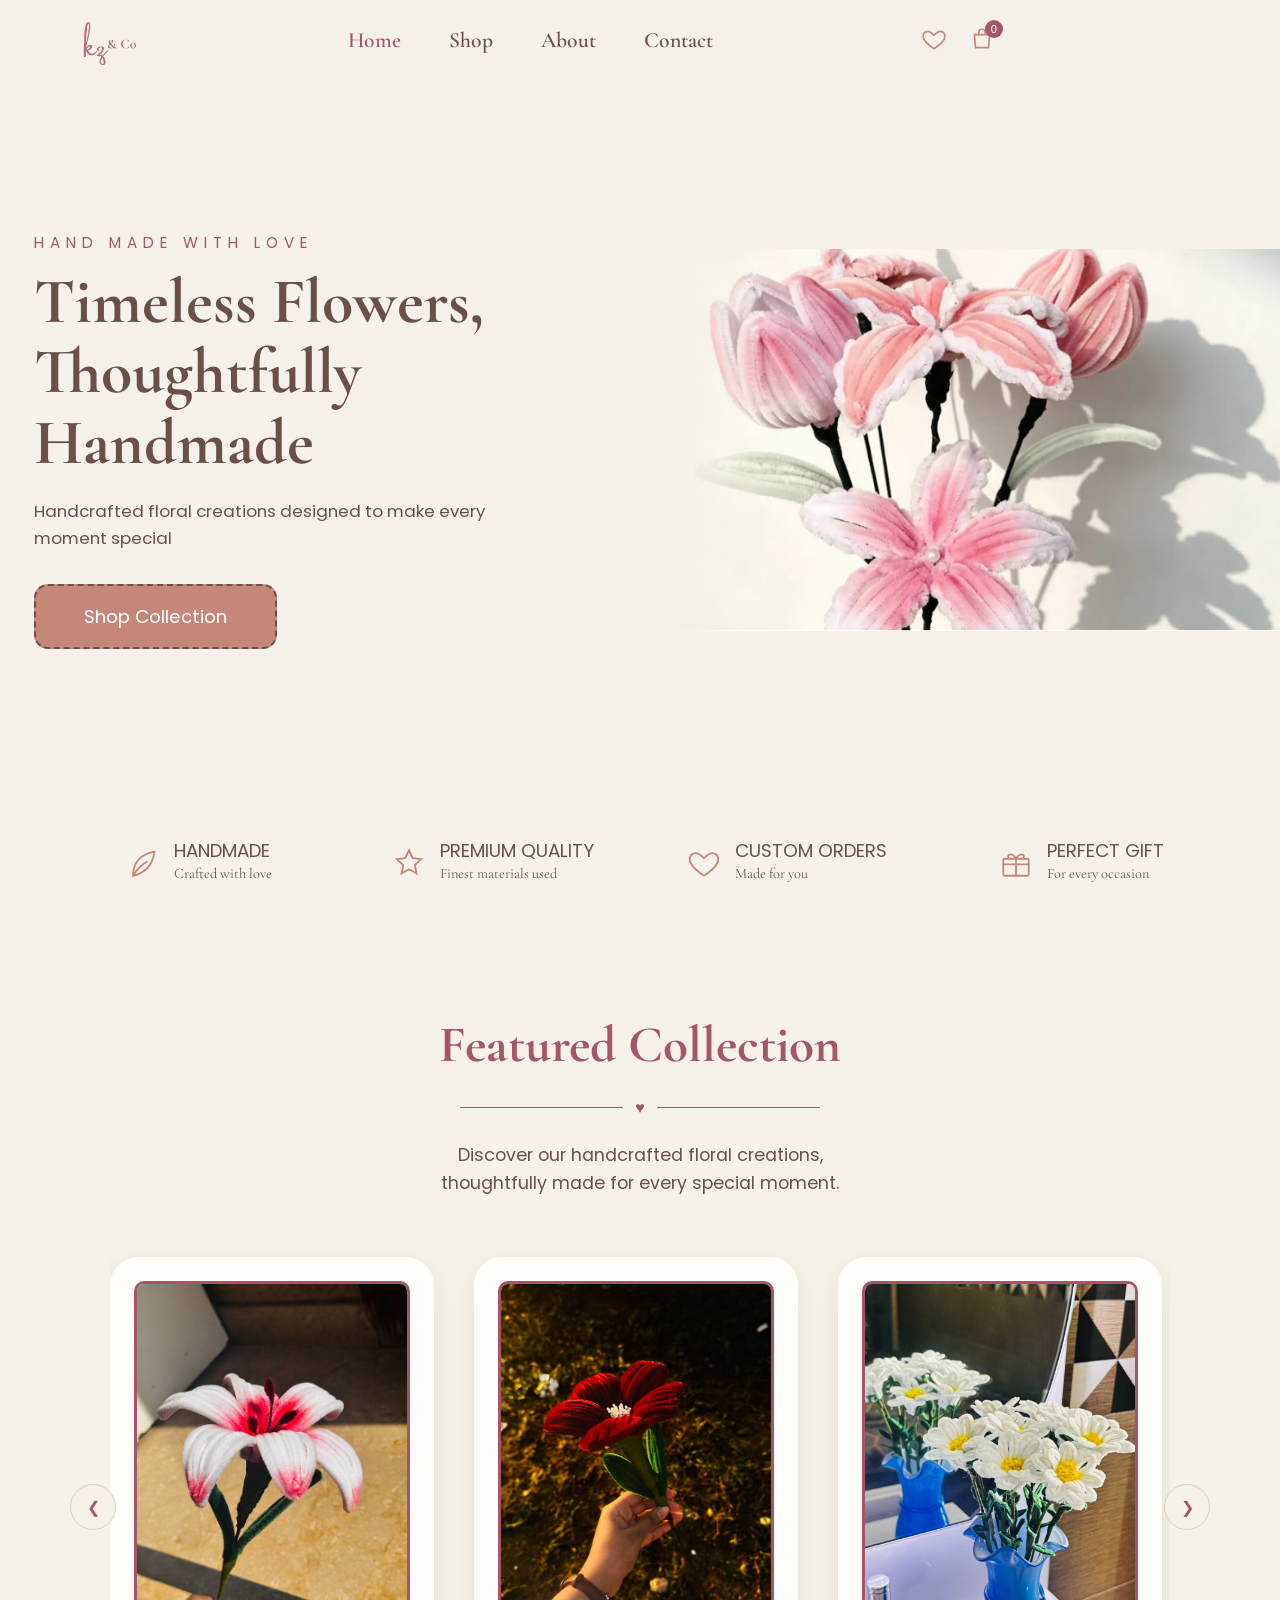
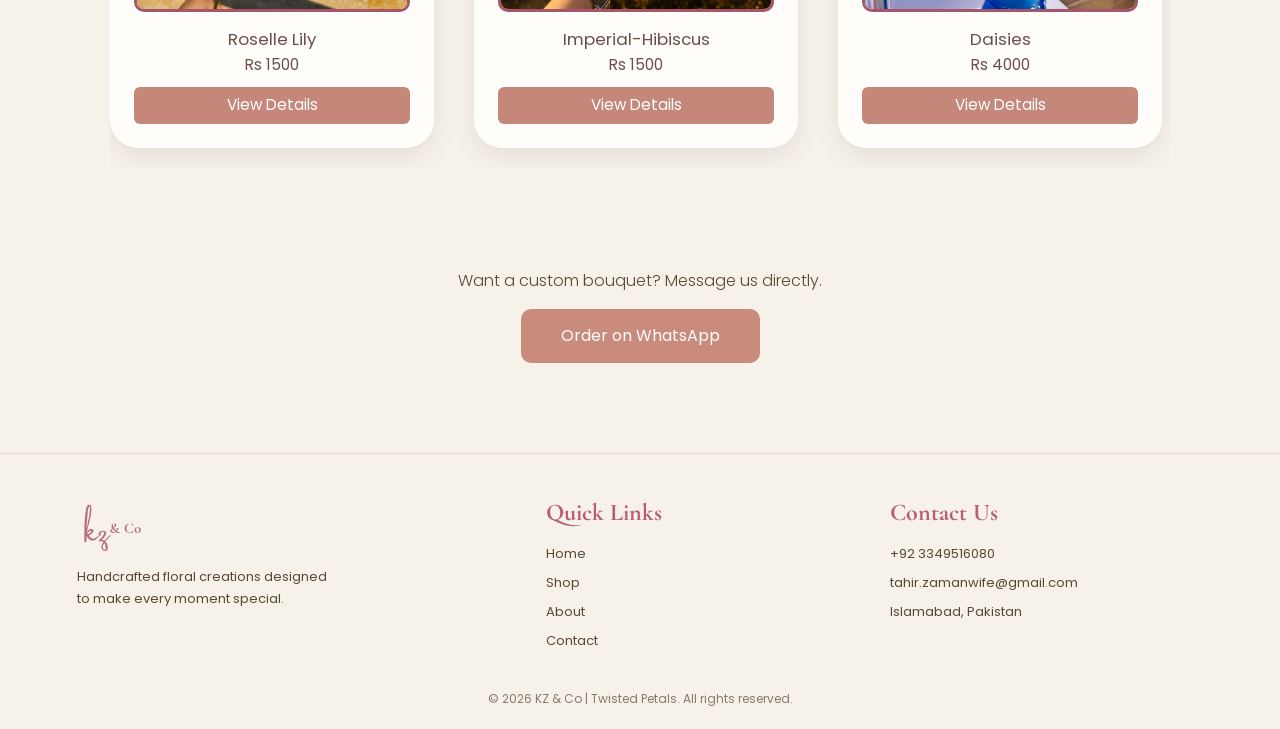
<file: index.html>
<!DOCTYPE html>
<html lang="en">
<head>
  <meta charset="UTF-8">
  <meta name="viewport" content="width=device-width, initial-scale=1.0">
  <title>KZ & Co | Twisted Petals</title>
  <meta name="description" content="Handcrafted floral creations designed to make every moment special.">

  <link rel="preconnect" href="https://fonts.googleapis.com">
  <link rel="preconnect" href="https://fonts.gstatic.com" crossorigin>
  <link href="https://fonts.googleapis.com/css2?family=Cormorant+Garamond:wght@500;600;700&family=Poppins:wght@300;400;500&display=swap" rel="stylesheet">
  <link rel="stylesheet" href="style.css">
</head>
<body>

  <!-- NAVBAR -->
  <header class="navbar">
    <a href="index.html" class="logo">
      <img src="images/logo.jpg" alt="KZ & Co Twisted Petals">
    </a>

    <nav>
      <ul class="nav-links">
        <li><a href="index.html" class="active">Home</a></li>
        <li><a href="shop.html">Shop</a></li>
        <li><a href="about.html">About</a></li>
        <li><a href="contact.html">Contact</a></li>
      </ul>
    </nav>

    <div class="nav-icons">
      <button class="icon-btn" aria-label="Wishlist">
        <svg width="26" height="26" viewBox="0 0 24 24" fill="none" stroke="currentColor" stroke-width="1.5">
          <path d="M12 21s-7-4.6-9.5-9C.9 8.8 2.6 5 6.2 5c2 0 3.3 1.1 5.8 3.6C14.500 6.100 15.800 5 17.800 5c3.600 0 5.300 3.800 3.700 7-2.500 4.400-9.500 9-9.500 9z"/>
        </svg>
      </button>
      <button class="icon-btn" aria-label="Cart">
        <svg width="26" height="26" viewBox="0 0 24 24" fill="none" stroke="currentColor" stroke-width="1.5">
          <path d="M5 8h14l-1 12H6L5 8z"/><path d="M9 8V6a3 3 0 016 0v2"/>
        </svg>
        <span class="cart-count">0</span>
      </button>
    </div>
        <div class="nav-icons">
      
    </div>

    <button class="menu-toggle" id="menuToggle" aria-label="Menu">
      <span></span><span></span><span></span>
    </button>
  </header>
  

  <!-- HERO -->
  <section class="hero">
    <div class="hero-text">
      <p class="tagline">Hand made with love</p>
      <h1>Timeless Flowers,<br>Thoughtfully Handmade</h1>
      <p class="subtext">Handcrafted floral creations designed to make every moment special</p>
      <a href="shop.html" class="btn">Shop Collection</a>
    </div>
    <div id="hero-image">
      <img src="images/hero.jpg" alt="Handmade pink pipe cleaner lilies">
    </div>
  </section>
  <!-- FEATURES STRIP -->
  <section class="features">
    <div class="feature">
      <svg width="34" height="34" viewBox="0 0 24 24" fill="none" stroke="currentColor" stroke-width="1.3">
        <path d="M5 21c0-9 5-15 15-17-1 10-7 15-15 17z"/><path d="M5 21c3-5 6-8 10-10"/>
      </svg>
      <div>
        <h3>Handmade</h3>
        <p>Crafted with love</p>
      </div>
    </div>

    <div class="feature">
      <svg width="34" height="34" viewBox="0 0 24 24" fill="none" stroke="currentColor" stroke-width="1.3">
        <path d="M12 3l2.6 5.6 6 .7-4.5 4.1 1.2 6L12 16.400 6.700 19.400l1.200-6L3.400 9.300l6-.7L12 3z"/>
      </svg>
      <div>
        <h3>Premium Quality</h3>
        <p>Finest materials used</p>
      </div>
    </div>

    <div class="feature">
      <svg width="34" height="34" viewBox="0 0 24 24" fill="none" stroke="currentColor" stroke-width="1.3">
        <path d="M12 21s-7-4.600-9.500-9C.9 8.800 2.600 5 6.200 5c2 0 3.300 1.100 5.800 3.600C14.500 6.100 15.800 5 17.800 5c3.600 0 5.300 3.800 3.700 7-2.500 4.400-9.500 9-9.500 9z"/>
      </svg>
      <div>
        <h3>Custom Orders</h3>
        <p>Made for you</p>
      </div>
    </div>

    <div class="feature">
      <svg width="34" height="34" viewBox="0 0 24 24" fill="none" stroke="currentColor" stroke-width="1.3">
        <rect x="3" y="9" width="18" height="12" rx="1"/><path d="M12 9v12M3 13h18M12 9c-3-5-7-3-5 0M12 9c3-5 7-3 5 0"/>
      </svg>
      <div>
        <h3>Perfect Gift</h3>
        <p>For every occasion</p>
      </div>
    </div>
  </section>

  <!-- FEATURED COLLECTION -->
  <section class="collection">
    <div class="section-title">
      <h2>Featured Collection</h2>
      <div class="divider"><span>♥</span></div>
      <p>Discover our handcrafted floral creations,<br>thoughtfully made for every special moment.</p>
    </div>

    <div class="slider">
      <button class="slider-btn prev" aria-label="Previous">&#10094;</button>

      <div class="slider-track" id="sliderTrack">
        <article class="product-card">
          <div class="product-img">
            <img src="images/product1.jpg" alt="roselle-lily">
          </div>
          <h4>Roselle Lily </h4>
          <p class="price">Rs 1500</p>
          <a href="product.html?id=roselle-lily" class="view-btn">View Details</a>
        </article>

        <article class="product-card">
          <div class="product-img">
            <img src="images/product2.jpg" alt="Imperial-Hibiscus">
          </div>
          <h4>Imperial-Hibiscus</h4>
          <p class="price">Rs 1500</p>
          <a href="product.html?id=Imperial-Hibiscus" class="view-btn">View Details</a>
        </article>

        <article class="product-card">
          <div class="product-img">
            <img src="images/product3.jpg" alt="Daisies">
          </div>
          <h4>Daisies</h4>
          <p class="price">Rs 4000</p>
          <a href="product.html?id=Daisies" class="view-btn">View Details</a>
        </article>
        <article class="product-card">
  <div class="product-img">
    <img src="images/product4.jpg" alt="Product 4">
  </div>
  <h4>Mini Tiger Lily Pot</h4>
  <p class="price">Rs 1845</p>
  <a href="product.html?id=Mini Tiger Lily Pot" class="view-btn">View Details</a>
</article>
<article class="product-card">
  <div class="product-img">
    <img src="images/product5.jpg" alt="Product 5">
  </div>
  <h4>Mini Tulip Pot</h4>
  <p class="price">Rs 1845</p>
  <a href="product.html?id=Mini Tulip Pot" class="view-btn">View Details</a>
</article>
<article class="product-card">
  <div class="product-img">
    <img src="images/product6.jpg" alt="Product 6">
  </div>
  <h4>Mini Daisy Pot</h4>
  <p class="price">Rs 1845</p>
  <a href="product.html?id=Mini Daisy Pot" class="view-btn">View Details</a>
</article>
<article class="product-card">
  <div class="product-img">
    <img src="images/product7.jpg" alt="Product 7">
  </div>
  <h4>The Floral Trinity</h4>
  <p class="price">Rs 5399</p>
  <a href="product.html?id=The Floral Trinity" class="view-btn">View Details</a>
</article>
<article class="product-card">
  <div class="product-img">
    <img src="images/product8.jpg" alt="Product 8">
  </div>
  <h4>Blush & Pearl Hyacinth</h4>
  <p class="price">Rs 3500</p>
  <a href="product.html?id=Blush & Pearl Hyacinth" class="view-btn">View Details</a>
</article>
      </div>

      <button class="slider-btn next" aria-label="Next">&#10095;</button>
    </div>
  </section>

     <!-- ORDER CTA -->
  <section class="order-cta">
    <p>Want a custom bouquet? Message us directly.</p>
    <a class="order-btn"
       href="https://wa.me/923349516080?text=Hi%20KZ%20%26%20Co%2C%20I%20would%20like%20to%20place%20an%20order"
       target="_blank" rel="noopener">Order on WhatsApp</a>
  </section>

  <!-- FOOTER -->
  <footer class="footer">
    <div class="footer-grid">
      <div class="footer-brand">
        <img src="images/logo.jpg" alt="KZ & Co Twisted Petals">
        <p>Handcrafted floral creations designed to make every moment special.</p>
      </div>

      <div class="footer-col">
        <h4>Quick Links</h4>
        <a href="index.html">Home</a>
        <a href="shop.html">Shop</a>
        <a href="about.html">About</a>
        <a href="contact.html">Contact</a>
      </div>

      <div class="footer-col">
        <h4>Contact Us</h4>
        <p>+92 3349516080</p>
        <p>tahir.zamanwife@gmail.com</p>
        <p>Islamabad, Pakistan</p>
      </div>
    </div>
    <p class="copyright">&copy; 2026 KZ &amp; Co | Twisted Petals. All rights reserved.</p>
  </footer>

  <script src="main.js"></script>
  <script src="product.js"></script>
</body>
</html>
</file>
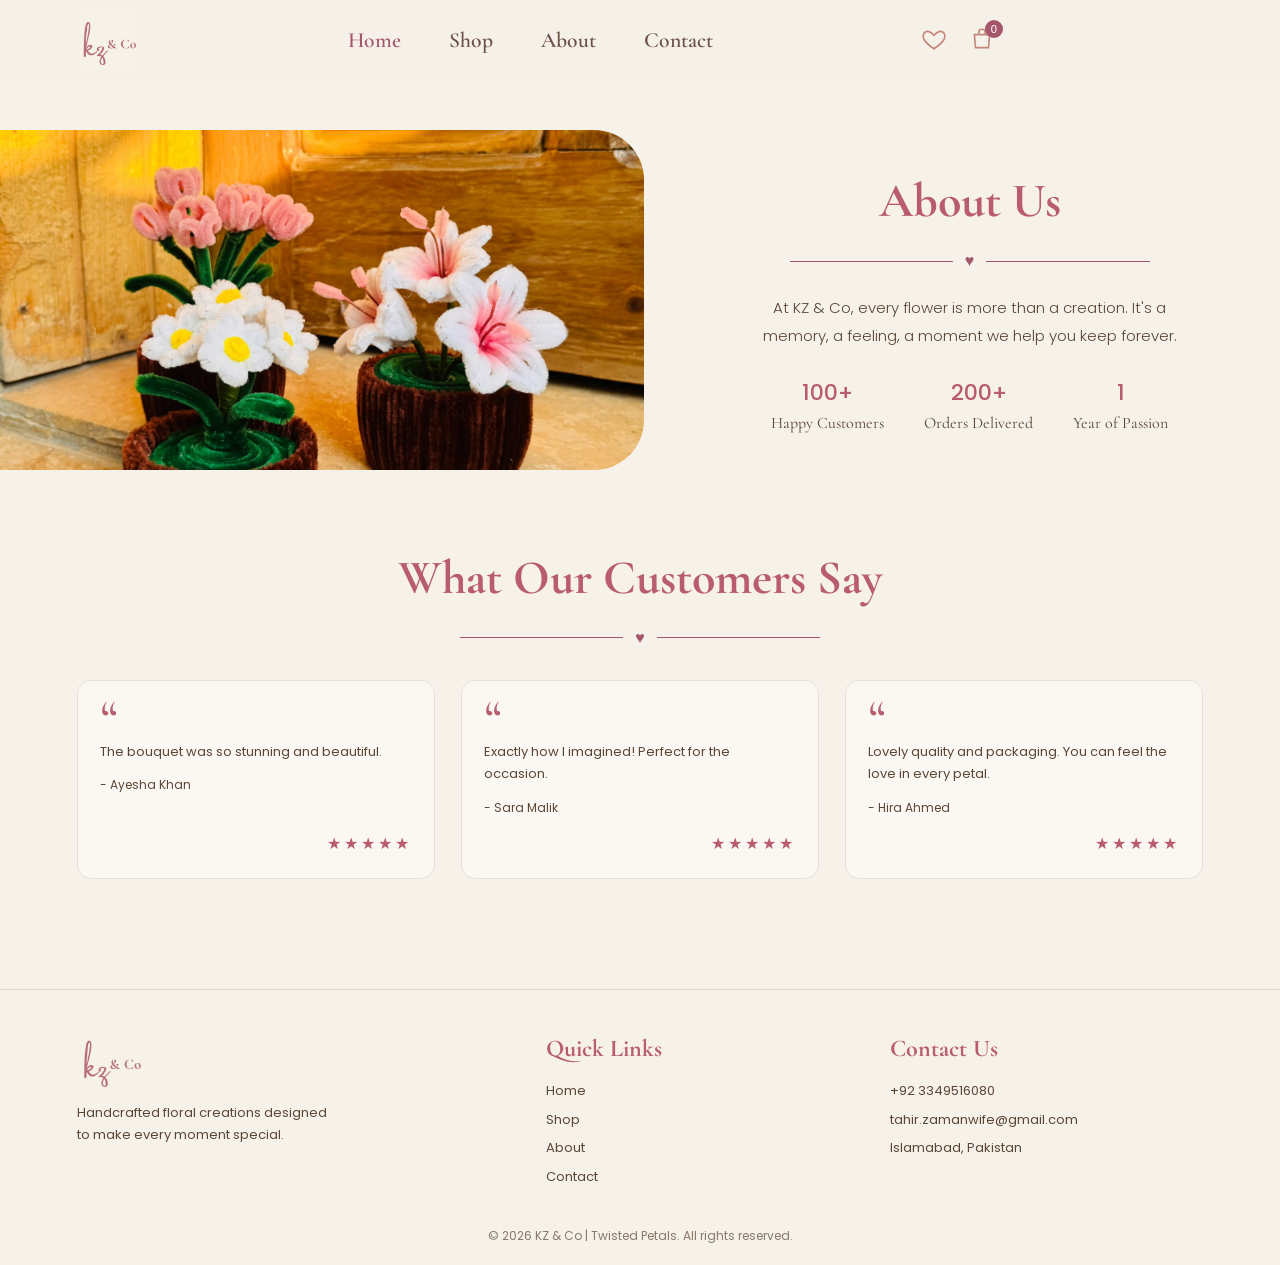
<file: about.html>
<!DOCTYPE html>
<html lang="en">
<head>
  <meta charset="UTF-8">
  <meta name="viewport" content="width=device-width, initial-scale=1.0">
  <title>About | KZ & Co</title>
  <link rel="preconnect" href="https://fonts.googleapis.com">
  <link rel="preconnect" href="https://fonts.gstatic.com" crossorigin>
  <link href="https://fonts.googleapis.com/css2?family=Cormorant+Garamond:wght@500;600;700&family=Poppins:wght@300;400;500&display=swap" rel="stylesheet">
  <link rel="stylesheet" href="style.css">
</head>
<body>
    <!-- Navbar -->
 <header class="navbar">
    <a href="index.html" class="logo">
      <img src="images/logo.jpg" alt="KZ & Co Twisted Petals">
    </a>

    <nav>
      <ul class="nav-links">
        <li><a href="index.html" class="active">Home</a></li>
        <li><a href="shop.html">Shop</a></li>
        <li><a href="about.html">About</a></li>
        <li><a href="contact.html">Contact</a></li>
      </ul>
    </nav>

    <div class="nav-icons">
      <button class="icon-btn" aria-label="Wishlist">
        <svg width="26" height="26" viewBox="0 0 24 24" fill="none" stroke="currentColor" stroke-width="1.5">
          <path d="M12 21s-7-4.6-9.5-9C.9 8.8 2.6 5 6.2 5c2 0 3.3 1.1 5.8 3.6C14.500 6.100 15.800 5 17.800 5c3.600 0 5.300 3.800 3.700 7-2.500 4.400-9.500 9-9.500 9z"/>
        </svg>
      </button>
      <button class="icon-btn" aria-label="Cart">
        <svg width="26" height="26" viewBox="0 0 24 24" fill="none" stroke="currentColor" stroke-width="1.5">
          <path d="M5 8h14l-1 12H6L5 8z"/><path d="M9 8V6a3 3 0 016 0v2"/>
        </svg>
        <span class="cart-count">0</span>
      </button>
    </div>
        <div class="nav-icons">
    
    </div>

    <button class="menu-toggle" id="menuToggle" aria-label="Menu">
      <span></span><span></span><span></span>
    </button>

  </header>
  <!-- ABOUT US -->
  <section class="about-us">
    <div class="about-us-img">
      <img src="images/about.jpg" alt="Handmade cactus and tulips in white vases">
    </div>
    <div class="about-us-text">
      <h2>About Us</h2>
      <div class="divider"><span>♥</span></div>
      <p>At KZ &amp; Co, every flower is more than a creation. It's a memory, a feeling, a moment we help you keep forever.</p>
      <div class="about-stats">
        <div><strong>100+</strong><span>Happy Customers</span></div>
        <div><strong>200+</strong><span>Orders Delivered</span></div>
        <div><strong>1</strong><span>Year of Passion</span></div>
      </div>
    </div>
  </section>

  <!-- CUSTOMER REVIEWS -->
  <section class="testimonials">
    <h2>What Our Customers Say</h2>
    <div class="divider"><span>♥</span></div>

    <div class="t-grid">
      <article class="t-card">
        <span class="t-quote">&ldquo;</span>
        <p>The bouquet was so stunning and beautiful.</p>
        <h5>- Ayesha Khan</h5>
        <div class="t-stars">★★★★★</div>
      </article>

      <article class="t-card">
        <span class="t-quote">&ldquo;</span>
        <p>Exactly how I imagined! Perfect for the occasion.</p>
        <h5>- Sara Malik</h5>
        <div class="t-stars">★★★★★</div>
      </article>

      <article class="t-card">
        <span class="t-quote">&ldquo;</span>
        <p>Lovely quality and packaging. You can feel the love in every petal.</p>
        <h5>- Hira Ahmed</h5>
        <div class="t-stars">★★★★★</div>
      </article>
    </div>
  </section>

  <!-- footer -->

  <footer class="footer">
    <div class="footer-grid">
      <div class="footer-brand">
        <img src="images/logo.jpg" alt="KZ & Co Twisted Petals">
        <p>Handcrafted floral creations designed to make every moment special.</p>
      </div>

      <div class="footer-col">
        <h4>Quick Links</h4>
        <a href="index.html">Home</a>
        <a href="shop.html">Shop</a>
        <a href="about.html">About</a>
        <a href="contact.html">Contact</a>
      </div>

      <div class="footer-col">
        <h4>Contact Us</h4>
        <p>+92 3349516080</p>
        <p>tahir.zamanwife@gmail.com</p>
        <p>Islamabad, Pakistan</p>
      </div>
    </div>

    <p class="copyright">&copy; 2026 KZ &amp; Co | Twisted Petals. All rights reserved.</p>
  </footer>
<script src="main.js"></script>
<script src="product.js"></script>
</body>
</html>
</file>
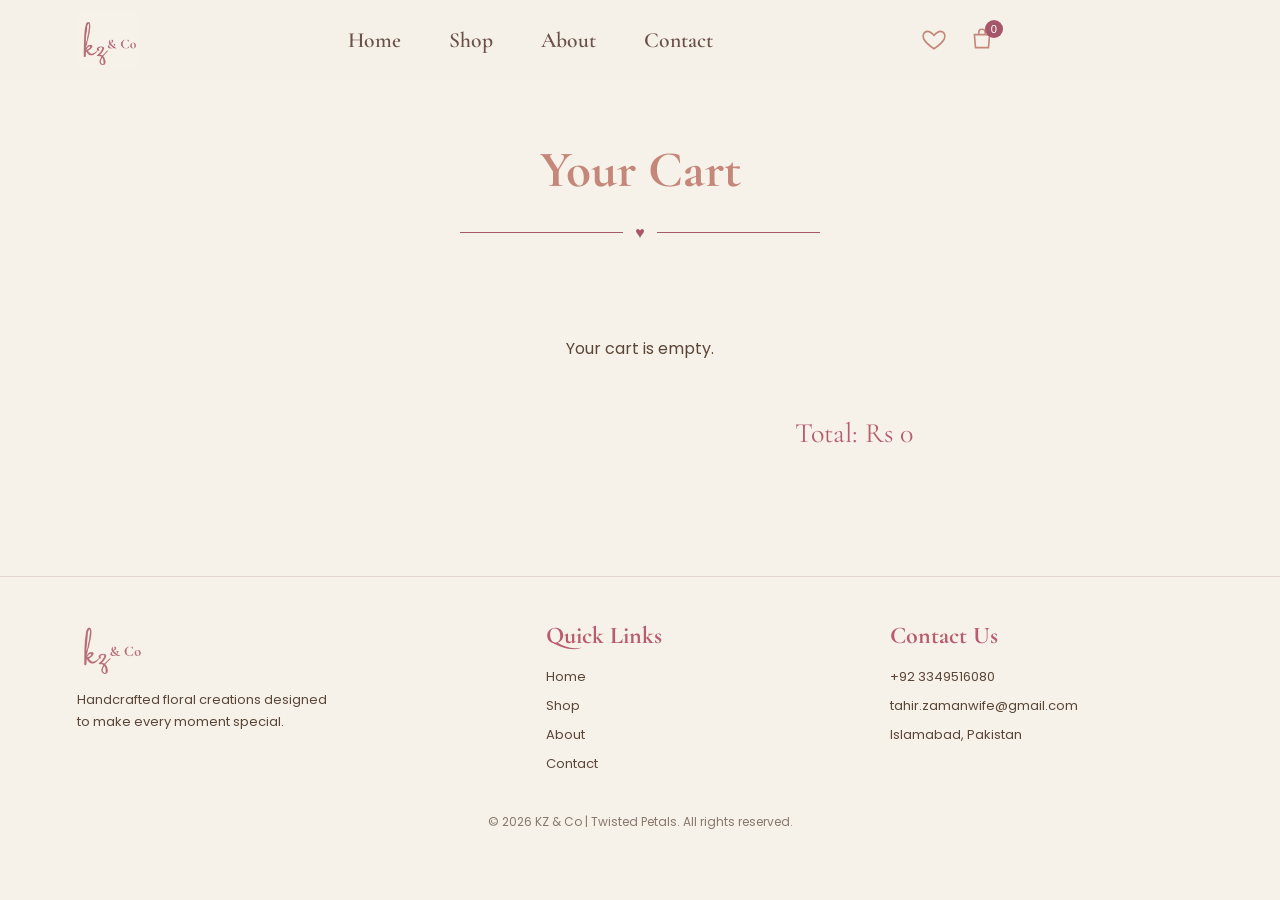
<file: cart.html>
<!DOCTYPE html>
<html lang="en">
<head>
  <meta charset="UTF-8">
  <meta name="viewport" content="width=device-width, initial-scale=1.0">
  <title>Cart | KZ & Co</title>
  <link rel="preconnect" href="https://fonts.googleapis.com">
  <link rel="preconnect" href="https://fonts.gstatic.com" crossorigin>
  <link href="https://fonts.googleapis.com/css2?family=Cormorant+Garamond:wght@500;600;700&family=Poppins:wght@300;400;500&display=swap" rel="stylesheet">
  <link rel="stylesheet" href="style.css">
</head>
<body>

  <!-- NAVBAR -->
  <header class="navbar">
    <a href="index.html" class="logo">
      <img src="images/logo.jpg" alt="KZ & Co Twisted Petals">
    </a>

    <nav>
      <ul class="nav-links">
        <li><a href="index.html">Home</a></li>
        <li><a href="shop.html">Shop</a></li>
        <li><a href="about.html">About</a></li>
        <li><a href="contact.html">Contact</a></li>
      </ul>
    </nav>

    <div class="nav-icons">
      <button class="icon-btn" aria-label="Wishlist">
        <svg width="26" height="26" viewBox="0 0 24 24" fill="none" stroke="currentColor" stroke-width="1.5">
          <path d="M12 21s-7-4.6-9.5-9C.9 8.8 2.6 5 6.2 5c2 0 3.3 1.1 5.8 3.6C14.500 6.100 15.800 5 17.800 5c3.600 0 5.300 3.800 3.700 7-2.500 4.400-9.500 9-9.500 9z"/>
        </svg>
      </button>
      <button class="icon-btn" aria-label="Cart">
        <svg width="26" height="26" viewBox="0 0 24 24" fill="none" stroke="currentColor" stroke-width="1.5">
          <path d="M5 8h14l-1 12H6L5 8z"/><path d="M9 8V6a3 3 0 016 0v2"/>
        </svg>
        <span class="cart-count">0</span>
      </button>
    </div>
        <div class="nav-icons">
      
    </div>

    <button class="menu-toggle" id="menuToggle" aria-label="Menu">
      <span></span><span></span><span></span>
    </button>
  </header>

  <section class="shop-banner">
    <h1>Your Cart</h1>
    <div class="divider"><span>♥</span></div>
  </section>

  <section class="cart-page">
    <div id="cartList"></div>
    <div class="cart-total">Total: Rs <span id="cartTotal">0</span></div>
    <a id="cartOrder" class="add-cart" target="_blank" href="#">Order on WhatsApp</a>
  </section>

  <!-- FOOTER -->
  <footer class="footer">
    <div class="footer-grid">
      <div class="footer-brand">
        <img src="images/logo.jpg" alt="KZ & Co Twisted Petals">
        <p>Handcrafted floral creations designed to make every moment special.</p>
      </div>
      <div class="footer-col">
        <h4>Quick Links</h4>
        <a href="index.html">Home</a>
        <a href="shop.html">Shop</a>
        <a href="about.html">About</a>
        <a href="contact.html">Contact</a>
      </div>
      <div class="footer-col">
        <h4>Contact Us</h4>
        <p>+92 3349516080</p>
        <p>tahir.zamanwife@gmail.com</p>
        <p>Islamabad, Pakistan</p>
      </div>
    </div>
    <p class="copyright">&copy; 2026 KZ &amp; Co | Twisted Petals. All rights reserved.</p>
  </footer>

  <script src="main.js"></script>
</body>
</html>
</file>
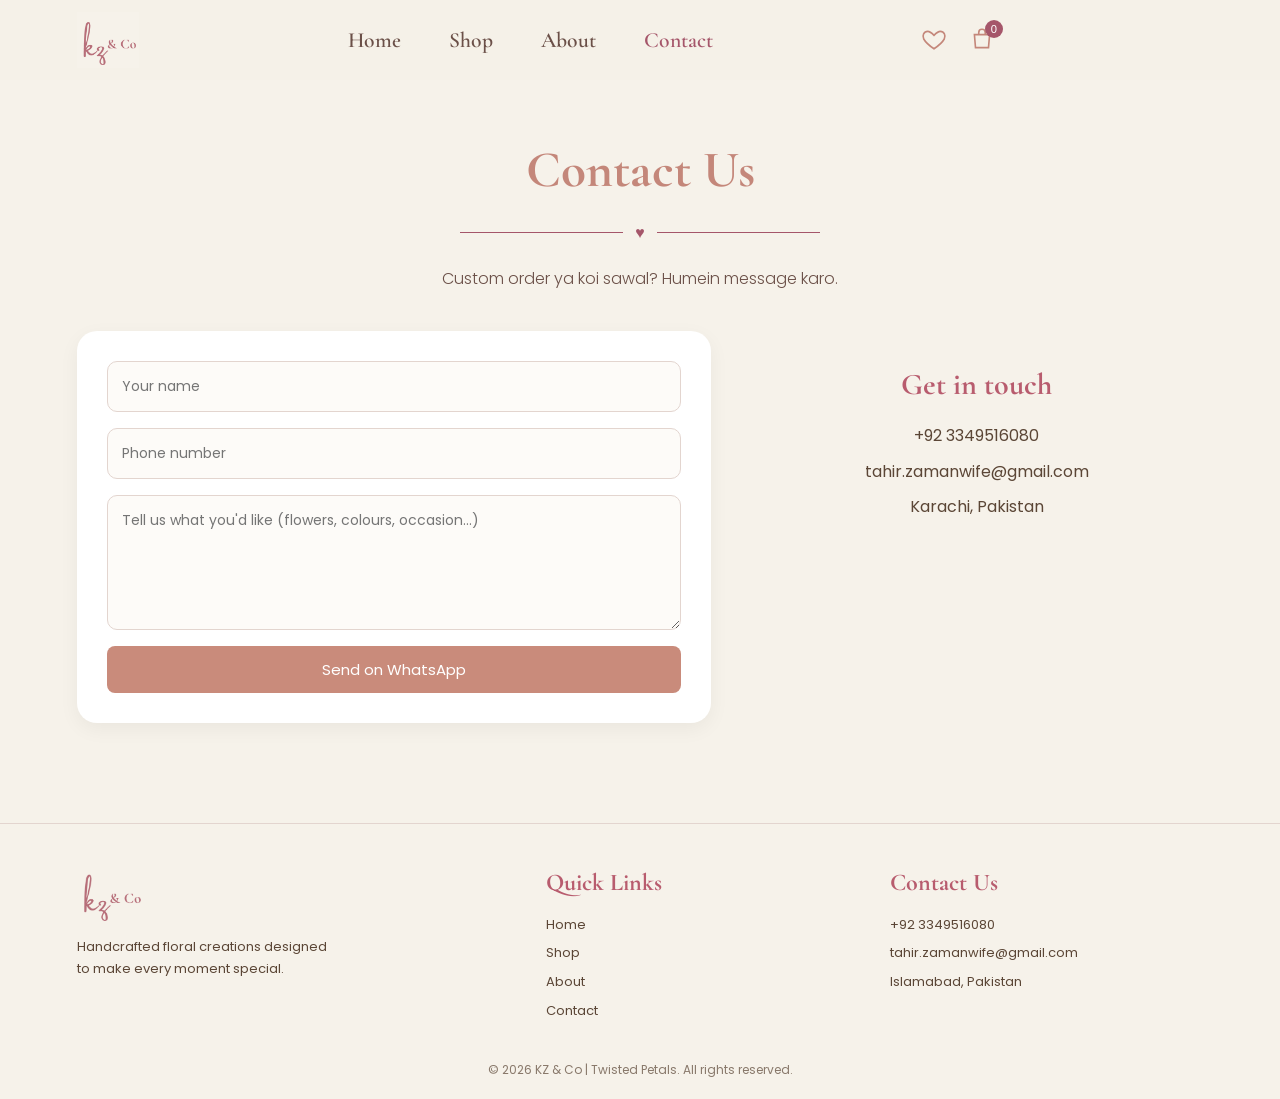
<file: contact.html>
<!DOCTYPE html>
<html lang="en">
<head>
  <meta charset="UTF-8">
  <meta name="viewport" content="width=device-width, initial-scale=1.0">
  <title>Contact | KZ & Co</title>
  <link rel="preconnect" href="https://fonts.googleapis.com">
  <link rel="preconnect" href="https://fonts.gstatic.com" crossorigin>
  <link href="https://fonts.googleapis.com/css2?family=Cormorant+Garamond:wght@500;600;700&family=Poppins:wght@300;400;500&display=swap" rel="stylesheet">
  <link rel="stylesheet" href="style.css">
</head>
<body>

  <!-- NAVBAR -->
  <header class="navbar">
    <a href="index.html" class="logo">
      <img src="images/logo.jpg" alt="KZ & Co Twisted Petals">
    </a>

    <nav>
      <ul class="nav-links">
        <li><a href="index.html">Home</a></li>
        <li><a href="shop.html">Shop</a></li>
        <li><a href="about.html">About</a></li>
        <li><a href="contact.html" class="active">Contact</a></li>
      </ul>
    </nav>

    <div class="nav-icons">
      <button class="icon-btn" aria-label="Wishlist">
        <svg width="26" height="26" viewBox="0 0 24 24" fill="none" stroke="currentColor" stroke-width="1.5">
          <path d="M12 21s-7-4.6-9.5-9C.9 8.8 2.6 5 6.2 5c2 0 3.3 1.1 5.8 3.6C14.500 6.100 15.800 5 17.800 5c3.600 0 5.300 3.800 3.700 7-2.500 4.400-9.500 9-9.500 9z"/>
        </svg>
      </button>
      <button class="icon-btn" aria-label="Cart">
        <svg width="26" height="26" viewBox="0 0 24 24" fill="none" stroke="currentColor" stroke-width="1.5">
          <path d="M5 8h14l-1 12H6L5 8z"/><path d="M9 8V6a3 3 0 016 0v2"/>
        </svg>
        <span class="cart-count">0</span>
      </button>
    </div>
        <div class="nav-icons">
      
    </div>

    <button class="menu-toggle" id="menuToggle" aria-label="Menu">
      <span></span><span></span><span></span>
    </button>
  </header>

  <!-- BANNER -->
  <section class="shop-banner">
    <h1>Contact Us</h1>
    <div class="divider"><span>♥</span></div>
    <p>Custom order ya koi sawal? Humein message karo.</p>
  </section>

  <!-- CONTACT -->
  <section class="contact">
    <form id="contactForm" class="contact-form">
      <input type="text" id="cName" placeholder="Your name" required>
      <input type="tel" id="cPhone" placeholder="Phone number" required>
      <textarea id="cMsg" rows="5" placeholder="Tell us what you'd like (flowers, colours, occasion...)" required></textarea>
      <button type="submit" class="add-cart">Send on WhatsApp</button>
    </form>

    <div class="contact-info">
      <h3>Get in touch</h3>
      <p>+92 3349516080</p>
      <p>tahir.zamanwife@gmail.com</p>
      <p>Karachi, Pakistan</p>
    </div>
  </section>

  <!-- FOOTER -->
  <footer class="footer">
    <div class="footer-grid">
      <div class="footer-brand">
        <img src="images/logo.jpg" alt="KZ & Co Twisted Petals">
        <p>Handcrafted floral creations designed to make every moment special.</p>
      </div>

      <div class="footer-col">
        <h4>Quick Links</h4>
        <a href="index.html">Home</a>
        <a href="shop.html">Shop</a>
        <a href="about.html">About</a>
        <a href="contact.html">Contact</a>
      </div>

      <div class="footer-col">
        <h4>Contact Us</h4>
        <p>+92 3349516080</p>
        <p>tahir.zamanwife@gmail.com</p>
        <p>Islamabad, Pakistan</p>
      </div>
    </div>
    <p class="copyright">&copy; 2026 KZ &amp; Co | Twisted Petals. All rights reserved.</p>
  </footer>

  <script src="main.js"></script>
</body>
</html>
</file>
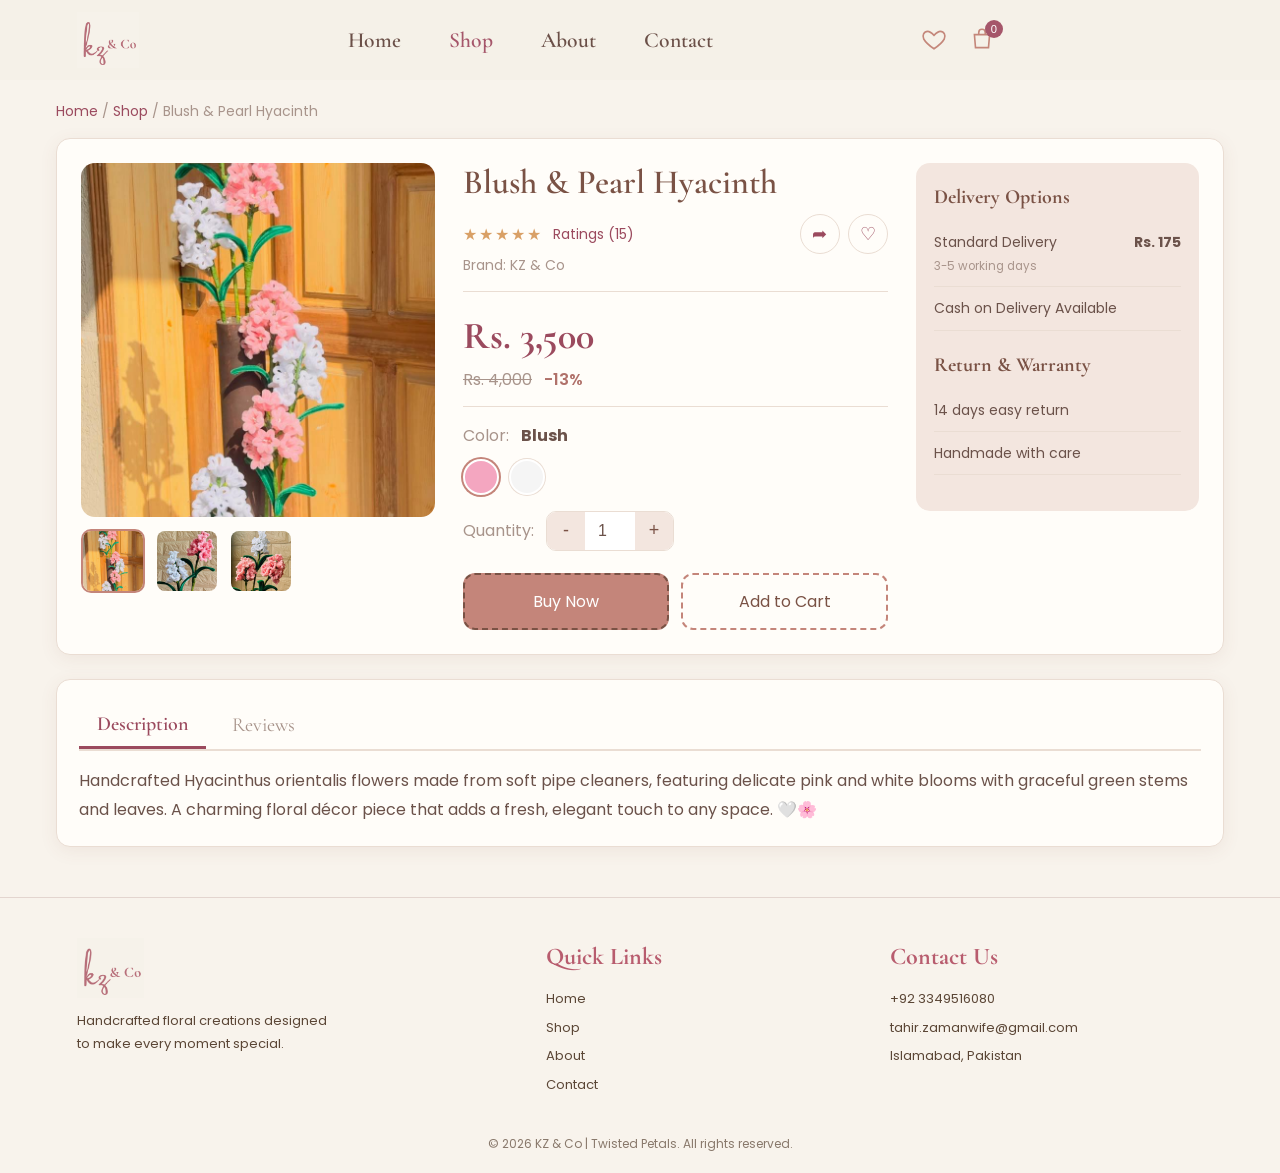
<file: product.html>
<!DOCTYPE html>
<html lang="en">
<head>
  <meta charset="UTF-8">
  <meta name="viewport" content="width=device-width, initial-scale=1.0">
  <title>Product Details | KZ & Co</title>
  <link rel="preconnect" href="https://fonts.googleapis.com">
  <link rel="preconnect" href="https://fonts.gstatic.com" crossorigin>
  <link href="https://fonts.googleapis.com/css2?family=Cormorant+Garamond:wght@500;600;700&family=Poppins:wght@300;400;500&display=swap" rel="stylesheet">
  <link rel="stylesheet" href="style.css">
  <link rel="stylesheet" href="product.css">
</head>
<body>

  <!-- NAVBAR  -->
  <header class="navbar">
    <a href="index.html" class="logo">
      <img src="images/logo.jpg" alt="KZ & Co Twisted Petals">
    </a>

    <nav>
      <ul class="nav-links">
        <li><a href="index.html">Home</a></li>
        <li><a href="shop.html" class="active">Shop</a></li>
        <li><a href="about.html">About</a></li>
        <li><a href="contact.html">Contact</a></li>
      </ul>
    </nav>

    <div class="nav-icons">
      <button class="icon-btn" aria-label="Wishlist">
        <svg width="26" height="26" viewBox="0 0 24 24" fill="none" stroke="currentColor" stroke-width="1.5">
          <path d="M12 21s-7-4.6-9.5-9C.9 8.8 2.6 5 6.2 5c2 0 3.300 1.100 5.800 3.600C14.500 6.100 15.800 5 17.800 5c3.600 0 5.300 3.800 3.700 7-2.500 4.400-9.500 9-9.500 9z"/>
        </svg>
      </button>
      <button class="icon-btn" aria-label="Cart">
        <svg width="26" height="26" viewBox="0 0 24 24" fill="none" stroke="currentColor" stroke-width="1.5">
          <path d="M5 8h14l-1 12H6L5 8z"/><path d="M9 8V6a3 3 0 016 0v2"/>
        </svg>
        <span class="cart-count">0</span>
      </button>
    </div>
    <div class="nav-icons">
    </div>

    <button class="menu-toggle" id="menuToggle" aria-label="Menu">
      <span></span><span></span><span></span>
    </button>
  </header>

  <main class="product-page">
    <p class="breadcrumb"><a href="index.html">Home</a> / <a href="shop.html">Shop</a> / <span id="crumbName"></span></p>

    <section class="product-layout">

      <!-- Left: Gallery -->
      <div class="gallery">
        <div class="main-image"><img id="mainImg" src="" alt="Product image"></div>
        <div class="thumbs" id="thumbs"></div>
      </div>

      <!-- Middle: Info -->
      <div class="info">
        <h1 id="pName"></h1>

        <div class="meta-row">
          <span class="stars" id="pStars"></span>
          <span id="pRatings" class="link-text"></span>
          <div class="icon-actions">
            <button id="shareBtn" class="icon-btn" title="Share" aria-label="Share this product">&#10150;</button>
            <button id="wishBtn" class="icon-btn" title="Add to wishlist" aria-label="Add to wishlist">&#9825;</button>
          </div>
        </div>

        <p class="brand">Brand: <span id="pBrand"></span></p>
        <hr>

        <div class="price-box">
          <span class="price" id="pPrice"></span>
          <div><span class="old-price" id="pOld"></span> <span class="discount" id="pDiscount"></span></div>
        </div>
        <hr>

        <div class="option-row">
          <span class="label">Color:</span> <strong id="colorName"></strong>
          <div class="colors" id="colors"></div>
        </div>

        <div class="option-row">
          <span class="label">Quantity:</span>
          <div class="qty">
            <button id="minus">-</button>
            <input type="number" id="qty" value="1" min="1" readonly>
            <button id="plus">+</button>
          </div>
        </div>

        <div class="buttons">
          <button class="btn btn-buy" id="buyNow">Buy Now</button>
          <button class="btn btn-cart" id="addCart">Add to Cart</button>
        </div>
      </div>

      <!-- Right: Delivery box -->
      <aside class="side-box">
        <h3>Delivery Options</h3>
        <ul>
          <li><span>Standard Delivery<br><small>3-5 working days</small></span><b>Rs. 175</b></li>
          <li><span>Cash on Delivery Available</span></li>
        </ul>
        <h3>Return &amp; Warranty</h3>
        <ul>
          <li>14 days easy return</li>
          <li>Handmade with care</li>
        </ul>
      </aside>
    </section>

    <!-- Tabs -->
    <section class="details">
      <div class="tab-buttons">
        <button class="tab active" data-tab="desc">Description</button>
        <button class="tab" data-tab="reviews">Reviews</button>
      </div>
      <div class="tab-content active" id="desc"><p id="pDesc"></p></div>
      <div class="tab-content" id="reviews"><p>No reviews yet.</p></div>
    </section>
  </main>

  <!-- FOOTER -->
  <footer class="footer">
    <div class="footer-grid">
      <div class="footer-brand">
        <img src="images/logo.jpg" alt="KZ & Co Twisted Petals">
        <p>Handcrafted floral creations designed to make every moment special.</p>
      </div>

      <div class="footer-col">
        <h4>Quick Links</h4>
        <a href="index.html">Home</a>
        <a href="shop.html">Shop</a>
        <a href="about.html">About</a>
        <a href="contact.html">Contact</a>
      </div>

      <div class="footer-col">
        <h4>Contact Us</h4>
        <p>+92 3349516080</p>
        <p>tahir.zamanwife@gmail.com</p>
        <p>Islamabad, Pakistan</p>
      </div>
    </div>
    <p class="copyright">&copy; 2026 KZ &amp; Co | Twisted Petals. All rights reserved.</p>
  </footer>

  <div class="toast" id="toast"></div>

  <!-- main.js navbar icons, mobile menu, toast), then  product.js -->
  <script src="main.js"></script>
  <script src="product.js"></script>
</body>
</html>
</file>
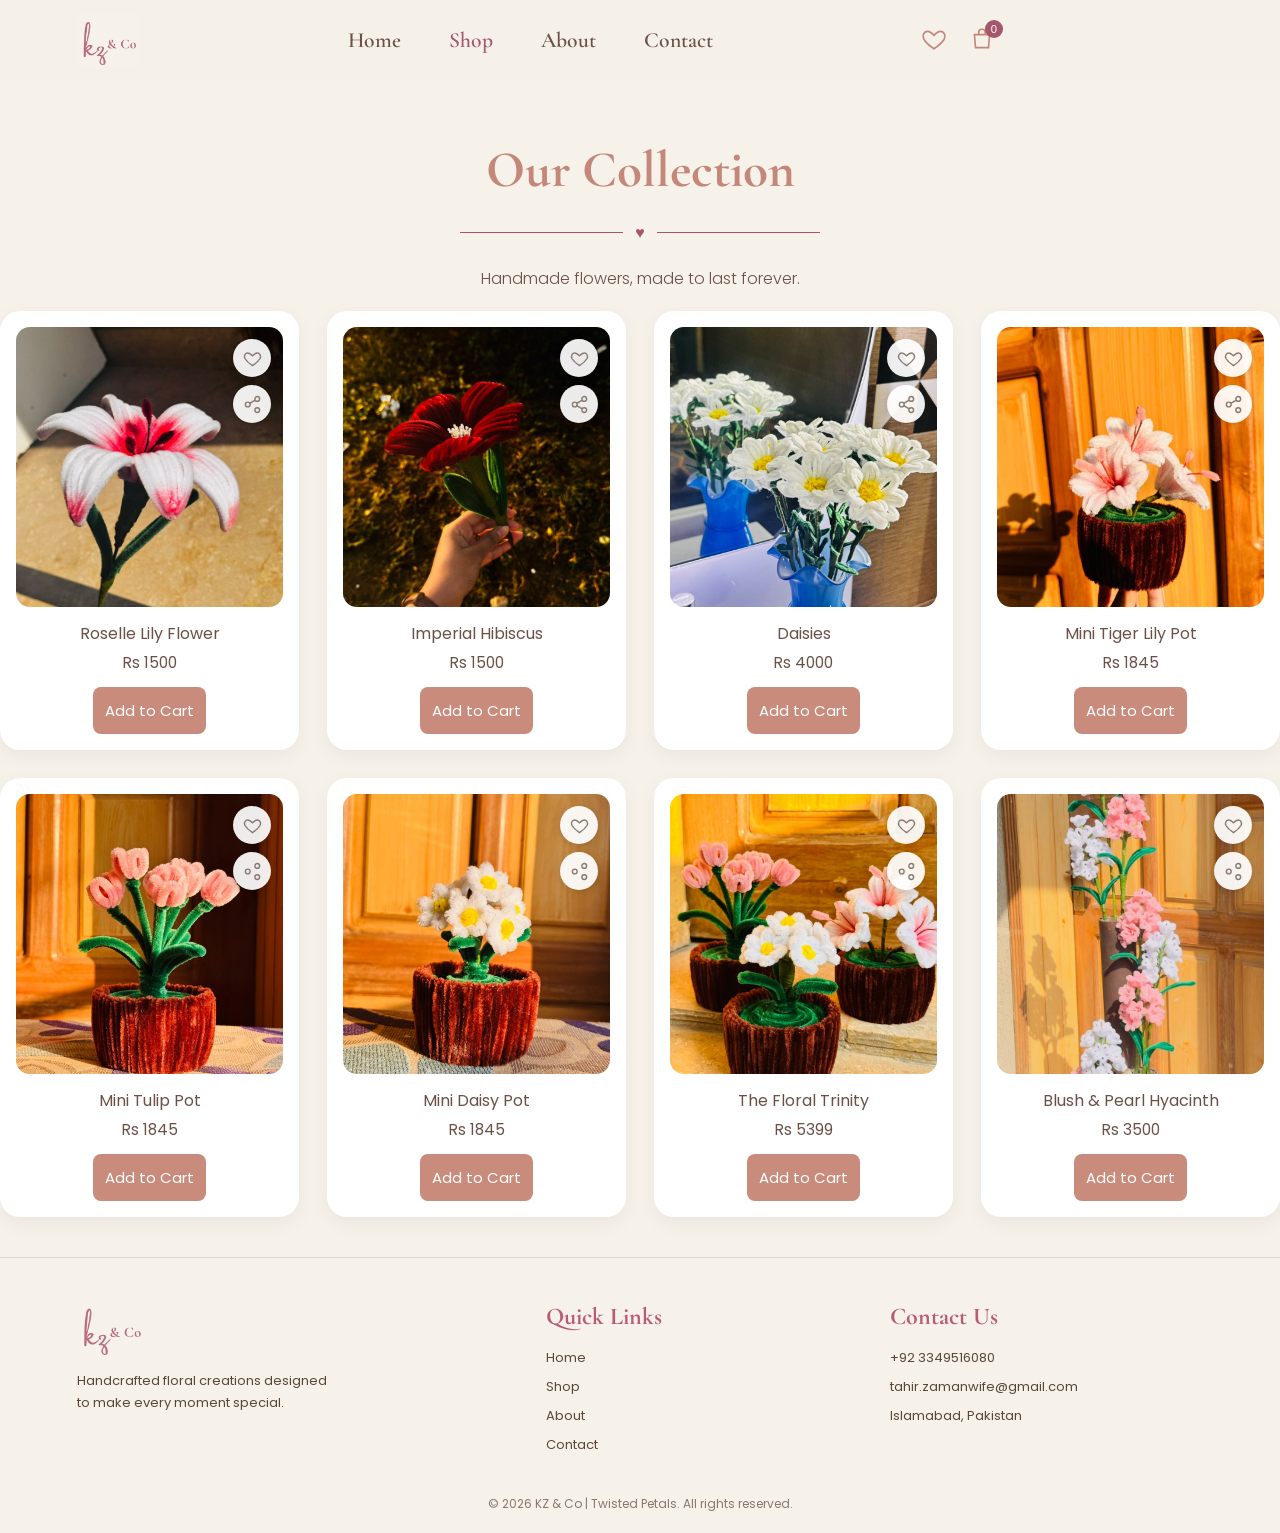
<file: shop.html>
<!DOCTYPE html>
<html lang="en">
<head>
  <meta charset="UTF-8">
  <meta name="viewport" content="width=device-width, initial-scale=1.0">
  <title>Shop | KZ & Co</title>
  <link rel="preconnect" href="https://fonts.googleapis.com">
  <link rel="preconnect" href="https://fonts.gstatic.com" crossorigin>
  <link href="https://fonts.googleapis.com/css2?family=Cormorant+Garamond:wght@500;600;700&family=Poppins:wght@300;400;500&display=swap" rel="stylesheet">
  <link rel="stylesheet" href="style.css">
</head>
<body>

  <!-- NAVBAR -->
  <header class="navbar">
    <a href="index.html" class="logo">
      <img src="images/logo.jpg" alt="KZ & Co Twisted Petals">
    </a>

    <nav>
      <ul class="nav-links">
        <li><a href="index.html">Home</a></li>
        <li><a href="shop.html" class="active">Shop</a></li>
        <li><a href="about.html">About</a></li>
        <li><a href="contact.html">Contact</a></li>
      </ul>
    </nav>

    <div class="nav-icons">
      <button class="icon-btn" aria-label="Wishlist">
        <svg width="26" height="26" viewBox="0 0 24 24" fill="none" stroke="currentColor" stroke-width="1.5">
          <path d="M12 21s-7-4.6-9.5-9C.9 8.8 2.6 5 6.2 5c2 0 3.3 1.1 5.8 3.6C14.500 6.100 15.800 5 17.800 5c3.600 0 5.300 3.800 3.700 7-2.500 4.400-9.500 9-9.500 9z"/>
        </svg>
      </button>
      <button class="icon-btn" aria-label="Cart">
        <svg width="26" height="26" viewBox="0 0 24 24" fill="none" stroke="currentColor" stroke-width="1.5">
          <path d="M5 8h14l-1 12H6L5 8z"/><path d="M9 8V6a3 3 0 016 0v2"/>
        </svg>
        <span class="cart-count">0</span>
      </button>
    </div>
        <div class="nav-icons">
      
    </div>

    <button class="menu-toggle" id="menuToggle" aria-label="Menu">
      <span></span><span></span><span></span>
    </button>

  </header>

  <section class="shop-banner">
    <h1>Our Collection</h1>
    <div class="divider"><span>♥</span></div>
    <p>Handmade flowers, made to last forever.</p>
  </section>
 <!-- Shop -->
    <div class="shop-grid">
      <article class="shop-card" id="roselle-lily" data-category="Flower">
        <div class="card-actions">
          <button class="wish-btn" data-name="Roselle Lily Flower" data-price="1500" aria-label="Add to wishlist">
            <svg viewBox="0 0 24 24"><path d="M12 21s-7-4.6-9.5-9C.9 8.8 2.6 5 6.2 5c2 0 3.300 1.100 5.800 3.600C14.500 6.100 15.800 5 17.800 5c3.600 0 5.300 3.800 3.700 7-2.500 4.400-9.500 9-9.500 9z"/></svg>
          </button>
          <button class="share-btn" data-id="roselle-lily" data-name="Roselle Lily Flower" aria-label="Share this product">
            <svg viewBox="0 0 24 24"><circle cx="18" cy="5" r="3"/><circle cx="6" cy="12" r="3"/><circle cx="18" cy="19" r="3"/><path d="M8.600 10.500l6.800-4M8.600 13.500l6.80₀ 4"/></svg>
          </button>
        </div>
        <a class="card-link" href="product.html?id=roselle-lily">
          <img src="images/product1.jpg" alt="Roselle lily Flower">
          <h4>Roselle Lily Flower</h4>
        </a>
        <p class="price">Rs 1500</p>
        <button class="add-cart" data-name="Roselle Lily Flower" data-price="1500">Add to Cart</button>
      </article>

      <article class="shop-card" id="Imperial-Hibiscus" data-category="stem">
        <div class="card-actions">
          <button class="wish-btn" data-name="Imperial Hibiscus" data-price="1500" aria-label="Add to wishlist">
            <svg viewBox="0 0 24 24"><path d="M12 21s-7-4.6-9.5-9C.9 8.8 2.6 5 6.2 5c2 0 3.300 1.100 5.800 3.600C14.500 6.100 15.800 5 17.800 5c3.600 0 5.300 3.800 3.700 7-2.500 4.400-9.500 9-9.500 9z"/></svg>
          </button>
          <button class="share-btn" data-id="Imperial-Hibiscus" data-name="Imperial Hibiscus" aria-label="Share this product">
            <svg viewBox="0 0 24 24"><circle cx="18" cy="5" r="3"/><circle cx="6" cy="12" r="3"/><circle cx="18" cy="19" r="3"/><path d="M8.600 10.500l6.800-4M8.600 13.500l6.800 4"/></svg>
          </button>
        </div>
        <a class="card-link" href="product.html?id=Imperial-Hibiscus">
          <img src="images/product2.jpg" alt="Imperial Hibiscus">
          <h4>Imperial Hibiscus</h4>
        </a>
        <p class="price">Rs 1500</p>
        <button class="add-cart" data-name="Imperial Hibiscus" data-price="1500">Add to Cart</button>
      </article>

      <article class="shop-card" id="Daisies" data-category="bouquet">
        <div class="card-actions">
          <button class="wish-btn" data-name="Daisies" data-price="4000" aria-label="Add to wishlist">
            <svg viewBox="0 0 24 24"><path d="M12 21s-7-4.6-9.5-9C.9 8.8 2.6 5 6.2 5c2 0 3.300 1.100 5.800 3.600C14.500 6.100 15.800 5 17.800 5c3.600 0 5.300 3.800 3.700 7-2.500 4.400-9.500 9-9.500 9z"/></svg>
          </button>
          <button class="share-btn" data-id="Daisies" data-name="Daisies" aria-label="Share this product">
            <svg viewBox="0 0 24 24"><circle cx="18" cy="5" r="3"/><circle cx="6" cy="12" r="3"/><circle cx="18" cy="19" r="3"/><path d="M8.600 10.500l6.800-4M8.600 13.500l6.800 4"/></svg>
          </button>
        </div>
        <a class="card-link" href="product.html?id=Daisies">
          <img src="images/product3.jpg" alt="Daisies">
          <h4>Daisies</h4>
        </a>
        <p class="price">Rs 4000</p>
        <button class="add-cart" data-name="Daisies" data-price="4000">Add to Cart</button>
      </article>

      <article class="shop-card" id="Mini Tiger Lily Pot" data-category="pot">
        <div class="card-actions">
          <button class="wish-btn" data-name="Mini Tiger Lily Pot" data-price="1000" aria-label="Add to wishlist">
            <svg viewBox="0 0 24 24"><path d="M12 21s-7-4.6-9.5-9C.9 8.8 2.6 5 6.2 5c2 0 3.300 1.100 5.800 3.600C14.500 6.100 15.800 5 17.800 5c3.600 0 5.300 3.800 3.700 7-2.500 4.400-9.500 9-9.500 9z"/></svg>
          </button>
          <button class="share-btn" data-id="Mini Tiger Lily Pot" data-name="Mini Tiger Lily Pot" aria-label="Share this product">
            <svg viewBox="0 0 24 24"><circle cx="18" cy="5" r="3"/><circle cx="6" cy="12" r="3"/><circle cx="18" cy="19" r="3"/><path d="M8.600 10.500l6.800-4M8.600 13.50₀l6.8₀₀ 4"/></svg>
          </button>
        </div>
        <a class="card-link" href="product.html?id=Mini Tiger Lily Pot">
          <img src="images/product4.jpg" alt="Mini Tiger Lily Pot">
          <h4>Mini Tiger Lily Pot</h4>
        </a>
        <p class="price">Rs 1845</p>
        <button class="add-cart" data-name="Mini Tiger Lily Pot" data-price="1845">Add to Cart</button>
      </article>
            <article class="shop-card" id="Mini Tulip Pot" data-category="pot">
        <div class="card-actions">
          <button class="wish-btn" data-name="Mini Tulip Pot" data-price="1845" aria-label="Add to wishlist">
            <svg viewBox="0 0 24 24"><path d="M12 21s-7-4.6-9.5-9C.9 8.8 2.6 5 6.2 5c2 0 3.300 1.100 5.800 3.600C14.500 6.100 15.800 5 17.800 5c3.600 0 5.300 3.800 3.700 7-2.500 4.400-9.500 9-9.500 9z"/></svg>
          </button>
          <button class="share-btn" data-id="Mini Tulip Pot" data-name="Mini Tulip Pot" aria-label="Share this product">
            <svg viewBox="0 0 24 24"><circle cx="18" cy="5" r="3"/><circle cx="6" cy="12" r="3"/><circle cx="18" cy="19" r="3"/><path d="M8.600 10.500l6.80₀-4M8.6₀₀ 13.5₀₀l6.8₀₀ 4"/></svg>
          </button>
        </div>
        <a class="card-link" href="product.html?id=Mini Tulip Pot">
          <img src="images/product5.jpg" alt="Mini Tulip Pot">
          <h4>Mini Tulip Pot</h4>
        </a>
        <p class="price">Rs 1845</p>
        <button class="add-cart" data-name="Mini Tulip Pot" data-price="1845">Add to Cart</button>
      </article>
         <article class="shop-card" id="Mini Daisy Pot" data-category="pot">
        <div class="card-actions">
          <button class="wish-btn" data-name="Mini Daisy Pot" data-price="1845" aria-label="Add to wishlist">
            <svg viewBox="0 0 24 24"><path d="M12 21s-7-4.6-9.5-9C.9 8.8 2.6 5 6.2 5c2 0 3.300 1.100 5.800 3.600C14.500 6.100 15.800 5 17.800 5c3.600 0 5.300 3.800 3.700 7-2.500 4.400-9.500 9-9.500 9z"/></svg>
          </button>
          <button class="share-btn" data-id="Mini Daisy Pot" data-name="Mini Daisy Pot" aria-label="Share this product">
            <svg viewBox="0 0 24 24"><circle cx="18" cy="5" r="3"/><circle cx="6" cy="12" r="3"/><circle cx="18" cy="19" r="3"/><path d="M8.600 10.500l6.80₀-4M8.6₀₀ 13.5₀₀l6.8₀₀ 4"/></svg>
          </button>
        </div>
        <a class="card-link" href="product.html?id=Mini Daisy Pot">
          <img src="images/product6.jpg" alt="Mini Daisy Pot">
          <h4>Mini Daisy Pot</h4>
        </a>
        <p class="price">Rs 1845</p>
        <button class="add-cart" data-name="Mini Daisy Pot" data-price="1845">Add to Cart</button>
      </article>
        <article class="shop-card" id="The Floral Trinity" data-category="pot">
        <div class="card-actions">
          <button class="wish-btn" data-name="The Floral Trinity" data-price="5399" aria-label="Add to wishlist">
            <svg viewBox="0 0 24 24"><path d="M12 21s-7-4.6-9.5-9C.9 8.8 2.6 5 6.2 5c2 0 3.300 1.100 5.800 3.600C14.500 6.100 15.800 5 17.800 5c3.600 0 5.300 3.800 3.700 7-2.500 4.400-9.500 9-9.500 9z"/></svg>
          </button>
          <button class="share-btn" data-id="The Floral Trinity" data-name="The Floral Trinity" aria-label="Share this product">
            <svg viewBox="0 0 24 24"><circle cx="18" cy="5" r="3"/><circle cx="6" cy="12" r="3"/><circle cx="18" cy="19" r="3"/><path d="M8.600 10.500l6.80₀-4M8.6₀₀ 13.5₀₀l6.8₀₀ 4"/></svg>
          </button>
        </div>
        <a class="card-link" href="product.html?id=The Floral Trinity">
          <img src="images/product7.jpg" alt="The Floral Trinity">
          <h4>The Floral Trinity</h4>
        </a>
        <p class="price">Rs 5399</p>
        <button class="add-cart" data-name="The Floral Trinity" data-price="5399">Add to Cart</button>
      </article>
       <article class="shop-card" id="Blush & Pearl Hyacinth" data-category="pot">
        <div class="card-actions">
          <button class="wish-btn" data-name="Blush & Pearl Hyacinth" data-price="3500" aria-label="Add to wishlist">
            <svg viewBox="0 0 24 24"><path d="M12 21s-7-4.6-9.5-9C.9 8.8 2.6 5 6.2 5c2 0 3.300 1.100 5.800 3.600C14.500 6.100 15.800 5 17.800 5c3.600 0 5.300 3.800 3.700 7-2.500 4.400-9.500 9-9.500 9z"/></svg>
          </button>
          <button class="share-btn" data-id="Blush & Pearl Hyacinth" data-name="Blush & Pearl Hyacinth" aria-label="Share this product">
            <svg viewBox="0 0 24 24"><circle cx="18" cy="5" r="3"/><circle cx="6" cy="12" r="3"/><circle cx="18" cy="19" r="3"/><path d="M8.600 10.500l6.80₀-4M8.6₀₀ 13.5₀₀l6.8₀₀ 4"/></svg>
          </button>
        </div>
        <a class="card-link" href="product.html?id=Blush & Pearl Hyacinth">
          <img src="images/product8.jpg" alt="Blush & Pearl Hyacinth">
          <h4>Blush & Pearl Hyacinth</h4>
        </a>
        <p class="price">Rs 3500</p>
        <button class="add-cart" data-name="Blush & Pearl Hyacinth" data-price="3500">Add to Cart</button>
      </article>
    </div>

  <!-- FOOTER -->
  <footer class="footer">
    <div class="footer-grid">
      <div class="footer-brand">
        <img src="images/logo.jpg" alt="KZ & Co Twisted Petals">
        <p>Handcrafted floral creations designed to make every moment special.</p>
      </div>

      <div class="footer-col">
        <h4>Quick Links</h4>
        <a href="index.html">Home</a>
        <a href="shop.html">Shop</a>
        <a href="about.html">About</a>
        <a href="contact.html">Contact</a>
      </div>

      <div class="footer-col">
        <h4>Contact Us</h4>
        <p>+92 3349516080</p>
        <p>tahir.zamanwife@gmail.com</p>
        <p>Islamabad, Pakistan</p>
      </div>
    </div>
    <p class="copyright">&copy; 2026 KZ &amp; Co | Twisted Petals. All rights reserved.</p>
  </footer>

  <script src="main.js"></script>
</body>
</html>
</file>
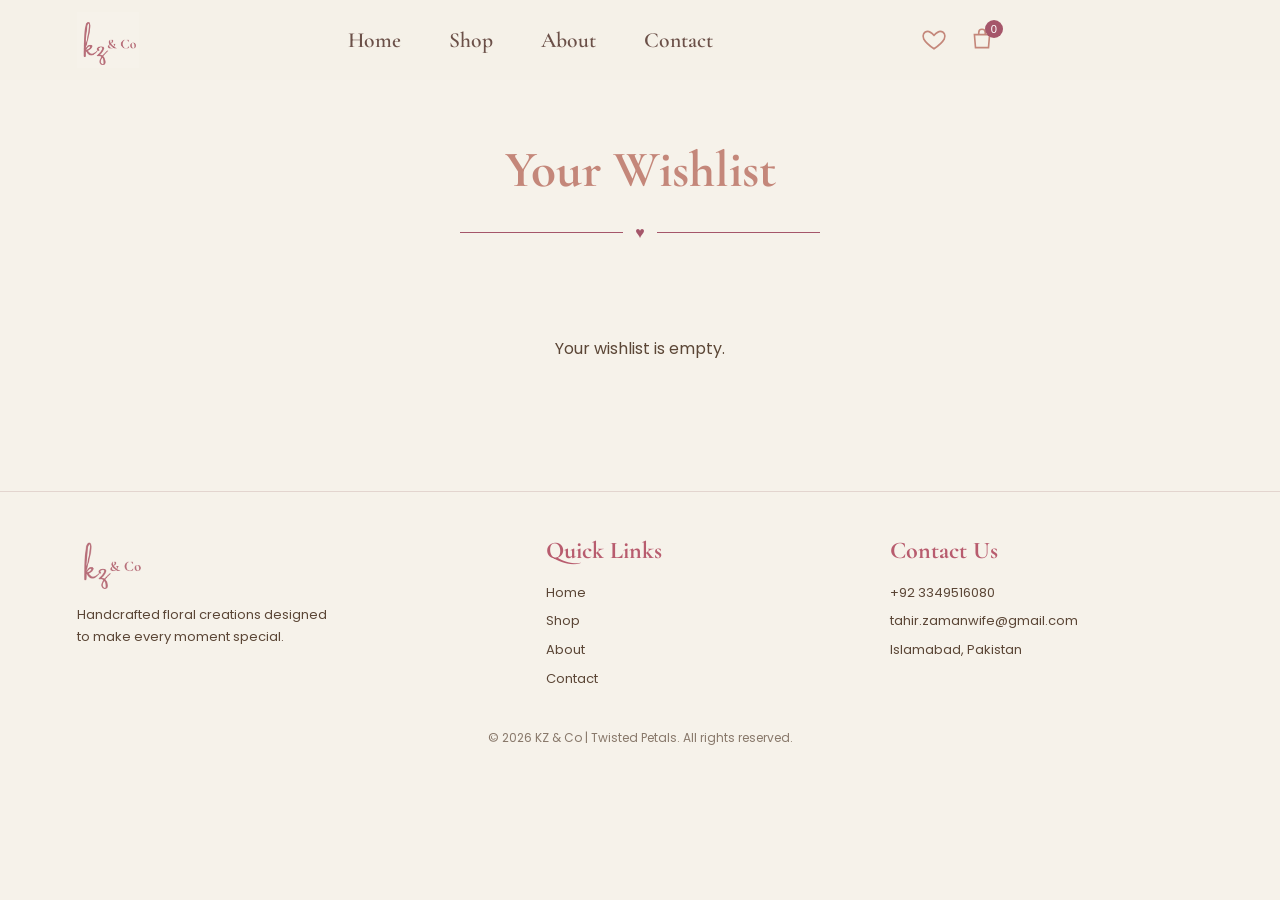
<file: wishlist.html>
<!DOCTYPE html>
<html lang="en">
<head>
  <meta charset="UTF-8">
  <meta name="viewport" content="width=device-width, initial-scale=1.0">
  <title>Wishlist | KZ & Co</title>
  <link rel="preconnect" href="https://fonts.googleapis.com">
  <link rel="preconnect" href="https://fonts.gstatic.com" crossorigin>
  <link href="https://fonts.googleapis.com/css2?family=Cormorant+Garamond:wght@500;600;700&family=Poppins:wght@300;400;500&display=swap" rel="stylesheet">
  <link rel="stylesheet" href="style.css">
</head>
<body>

  <!-- NAVBAR -->
  <header class="navbar">
    <a href="index.html" class="logo">
      <img src="images/logo.jpg" alt="KZ & Co Twisted Petals">
    </a>

    <nav>
      <ul class="nav-links">
        <li><a href="index.html">Home</a></li>
        <li><a href="shop.html">Shop</a></li>
        <li><a href="about.html">About</a></li>
        <li><a href="contact.html">Contact</a></li>
      </ul>
    </nav>

    <div class="nav-icons">
      <button class="icon-btn" aria-label="Wishlist">
        <svg width="26" height="26" viewBox="0 0 24 24" fill="none" stroke="currentColor" stroke-width="1.5">
          <path d="M12 21s-7-4.6-9.5-9C.9 8.8 2.6 5 6.2 5c2 0 3.3 1.1 5.8 3.6C14.500 6.100 15.800 5 17.800 5c3.600 0 5.300 3.800 3.700 7-2.500 4.400-9.500 9-9.500 9z"/>
        </svg>
      </button>
      <button class="icon-btn" aria-label="Cart">
        <svg width="26" height="26" viewBox="0 0 24 24" fill="none" stroke="currentColor" stroke-width="1.5">
          <path d="M5 8h14l-1 12H6L5 8z"/><path d="M9 8V6a3 3 0 016 0v2"/>
        </svg>
        <span class="cart-count">0</span>
      </button>
    </div>
        <div class="nav-icons">
      
    </div>

    <button class="menu-toggle" id="menuToggle" aria-label="Menu">
      <span></span><span></span><span></span>
    </button>
  </header>

  <section class="shop-banner">
    <h1>Your Wishlist</h1>
    <div class="divider"><span>♥</span></div>
  </section>

  <section class="cart-page">
    <div id="wishList"></div>
  </section>

  <!-- FOOTER -->
  <footer class="footer">
    <div class="footer-grid">
      <div class="footer-brand">
        <img src="images/logo.jpg" alt="KZ & Co Twisted Petals">
        <p>Handcrafted floral creations designed to make every moment special.</p>
      </div>
      <div class="footer-col">
        <h4>Quick Links</h4>
        <a href="index.html">Home</a>
        <a href="shop.html">Shop</a>
        <a href="about.html">About</a>
        <a href="contact.html">Contact</a>
      </div>
      <div class="footer-col">
        <h4>Contact Us</h4>
        <p>+92 3349516080</p>
        <p>tahir.zamanwife@gmail.com</p>
        <p>Islamabad, Pakistan</p>
      </div>
    </div>
    <p class="copyright">&copy; 2026 KZ &amp; Co | Twisted Petals. All rights reserved.</p>
  </footer>

  <script src="main.js"></script>
  <script src="product.js"></script>
</body>
</html>
</file>
<file: style.css>
/* ===== Design Tokens ===== */
:root {
  --cream: #f6f2ea;
  --cream-dark: #efe8dc;
  --rose: #c4877a;
  --mauve: #a5566a;
  --brown: #6b5048;
  --white: #fffdf9;

  --font-heading: 'Cormorant Garamond', serif;
  --font-body: 'Poppins', sans-serif;

  --radius: 14px;
  --shadow: 0 8px 24px rgba(107, 80, 72, 0.12);
}

/* ===== Reset ===== */
*, *::before, *::after {
   margin: 0;
  padding: 0;
  box-sizing: border-box;
}
html { 
  scroll-behavior: smooth;
}
body {
  font-family: var(--font-body);
  background: var(--cream);
  color: var(--brown);
  line-height: 1.6;
}
img {
  max-width: 100%;
  display: block;
  }

a { 
  text-decoration: none;
  color: inherit;
  }

ul { 
  list-style: none;
}
button {
  background: none;
  border: none; 
  cursor: pointer;
  color: inherit;
  }

/* ===== Navbar ===== */
.navbar {
  position: relative;
  z-index: 100;
  background: #F5F1E8;
  display: flex;
  align-items: center;
  justify-content: space-between;
  padding: 12px 6%;
}
.logo img {
  height: 56px; 
  display: block;
  }

.nav-links {
  display: flex;
  gap: 48px;
  }
.nav-links a {
  font-family: var(--font-heading);
  font-size: 1.35rem;
  font-weight: 600;
  transition: color 0.3s;
}
.nav-links a:hover,
.nav-links a.active { 
  color: var(--mauve);
}
.nav-icons { 
  display: flex; 
  gap: 22px; 
}
.icon-btn { 
  position: relative;
  color: var(--rose);
  transition: transform 0.2s;
  }

.icon-btn:hover { 
  transform: scale(1.1); 
}

.cart-count {
  position: absolute;
  top: -6px; right: -8px;
  background: var(--mauve);
  color: #fff;
  font-size: 0.7rem;
  width: 18px; height: 18px;
  border-radius: 50%;
  display: grid;
  place-items: center;
}

/* ===== Hero ===== */
.hero {
  display: grid;
  grid-template-columns: 1.1fr 1fr;
  align-items: center;
  min-height: 80vh;
}
.hero-text { 
  padding: 0 5%;
}
.tagline {
  letter-spacing: 6px;
  text-transform: uppercase;
  color: var(--mauve);
  font-size: 0.95rem;
  margin-bottom: 12px;
}
.hero h1 {
  font-family: var(--font-heading);
  font-size: clamp(2.6rem, 5vw, 4.4rem);
  line-height: 1.1;
  margin-bottom: 20px;
}
.subtext { 
  font-size: 1.05rem;
  margin-bottom: 32px;
  max-width: 520px;
}

.btn {
  display: inline-block;
  background: var(--rose);
  color: #fff;
  padding: 16px 48px;
  border-radius: var(--radius);
  border: 2px dashed var(--brown);
  font-size: 1.15rem;
  transition: background 0.3s, transform 0.3s;
}
.btn:hover { 
  background: var(--mauve);
  transform: translateY(-3px);
  }

.Hero-image {
  height: auto;
  overflow: visible;
  display: flex;
  align-items: center;
  justify-content: center;
  background: #EEEAE4; 
  height :auto;
}
#hero-image img {
  -webkit-mask-image: linear-gradient(to right, transparent 0%, #000 15%);
  mask-image: linear-gradient(to right, transparent 0%, #000 15%);
}
#hero-image img {
  display:block;
  width: 100%;
  height: auto;
  object-fit: contain;
  object-position: left center;
}

/* ===== Features Strip ===== */

.features {
  display: grid;
  grid-template-columns: repeat(4, 1fr);
  gap: 24px;
  padding: 40px 5%;
  color: var(--brown);
}
.feature {
  display: flex;
  align-items: center;
  justify-content: center;
  gap: 14px;
}
.feature svg {
   color: var(--rose); 
   flex-shrink: 0;
  }
.feature h3 {
  font-family: var(--font-body);
  font-weight: 400;
  font-size: 1.15rem;
  text-transform: uppercase;
  line-height: 1.2;
}
.feature p {
  font-family: var(--font-heading);
  font-size: 0.9rem;
}
.order-cta {
  text-align: center;
  padding: 20px 6% 50px;
}
.order-cta p {
  font-family: 'Poppins', sans-serif;
  font-weight: 300;
  color: #5B4636;
  margin-bottom: 16px;
}
.order-btn {
  display: inline-block;
  background: #C98B7B;
  color: #fff;
  font-family: 'Poppins', sans-serif;
  text-decoration: none;
  padding: 14px 40px;
  border-radius: 10px;
  transition: .3s;
}
.order-btn:hover {
  background: #B85C6E;
}

/* ===== Section Title ===== */

.section-title {
   text-align: center; 
   margin-bottom: 50px;
  }

.section-title h2 {
  font-family: var(--font-heading);
  font-size: clamp(2.2rem, 4vw, 3.4rem);
  color: var(--mauve);
}
.section-title p { font-size: 1.1rem; }

.divider {
  display: flex;
  align-items: center;
  justify-content: center;
  gap: 12px;
  margin: 8px auto 20px;
  max-width: 360px;
  color: var(--mauve);
}
.divider::before,
.divider::after {
  content: "";
  flex: 1;
  height: 1px;
  background: var(--mauve);
}

/* ===== Featured Collection ===== */

.collection { 
  padding: 80px 5%;
}

.slider {
  position: relative;
  max-width: 1100px;
  margin: 0 auto;
  padding: 0 20px;
}
.slider-track {
  display: flex;
  gap: 40px;
  overflow-x: auto;
  scroll-behavior: smooth;
  scroll-snap-type: x mandatory;
  padding: 10px 4px 20px;
  scrollbar-width: none;
}
.slider-track::-webkit-scrollbar { 
  display: none;
}

.product-card {
  flex: 0 0 calc((100% - 80px) / 3);
  scroll-snap-align: start;
  background: var(--white);
  border-radius: 28px;
  padding: 24px;
  text-align: center;
  box-shadow: var(--shadow);
  transition: transform 0.3s;
}
.product-card:hover {
   transform: translateY(-8px);
  }

.product-img {
  border: 3px solid var(--mauve);
  border-radius: 10px;
  overflow: hidden;
  aspect-ratio: 1 / 1.2;
  margin-bottom: 14px;
}
.product-img img {
  width: 100%;
  height: 100%;
  object-fit: cover;
  transition: transform 0.4s;
}
.product-card:hover .product-img img {
  transform: scale(1.06);
  }

.product-card h4 {
  font-weight: 400;
  font-size: 1.05rem;
  }
.price { 
  font-size: 0.95rem;
  margin-bottom: 10px;
  }

.view-btn {
  display: block;
  background: var(--rose);
  color: #fff;
  padding: 6px 0;
  border-radius: 6px;
  font-size: 0.95rem;
  transition: background 0.3s;
}
.view-btn:hover { background: var(--mauve); }

.slider-btn {
  position: absolute;
  top: 50%;
  transform: translateY(-50%);
  width: 46px; height: 46px;
  border-radius: 50%;
  border: 1px solid #d8cfc2;
  background: var(--cream);
  color: var(--mauve);
  font-size: 1rem;
  z-index: 5;
  transition: background 0.3s, color 0.3s;
}
.slider-btn:hover { 
  background: var(--mauve);
  color: #fff;
  }
.slider-btn.prev { 
  left: -20px;
 }
.slider-btn.next {
  right: -20px;
  }


/* ===== Shop Page ===== */

.shop-banner {
 text-align:center;
 padding:50px 6% 20px;
 }

.shop-banner h1 {
  font-family:'Cormorant Garamond',serif; 
  font-size:clamp(2.2rem,4vw,3.2rem);
  color:var(--rose); 
  }

.shop-banner p { 
  font-family:'Poppins',sans-serif;
  font-weight:300;
  color:var(--brown);
  }

.shop {
   padding:20px 6% 60px;
  }

.filters {
  display: flex;
  justify-content: center;
  flex-wrap: wrap;
  gap: 12px;
  margin-bottom: 40px;
}

.filter-btn {
  font-family: 'Poppins', sans-serif;
  background: transparent;
  border: 1px solid #C98B7B;
  color: #5B4636;
  padding: 8px 22px;
  border-radius: 30px;
  cursor: pointer;
  transition: .3s;
  outline: none;

}

.filter-btn:hover,
.filter-btn.active {
  background: #C98B7B;
  color: #fff;
}

.shop-grid {
  display:grid;
  grid-template-columns:repeat(auto-fill,minmax(240px,1fr)); 
  gap:28px;
 }

.shop-card { 
  background:#fff;
  border-radius:20px;
  padding:16px;
  text-align:center;
  box-shadow:0 6px 20px rgba(0,0,0,.05);
 }

.shop-card img { 
  width:100%; 
  height:280px; 
  object-fit:cover;
  border-radius:14px; 
  }

.shop-card h4 { 
  font-family:'Poppins',sans-serif; 
  font-weight:400; 
  color:var(--brown);
  margin:14px 0 4px;
  }

.shop-card .price { 
  font-family:'Poppins',sans-serif;
  color:var(--brown);
  margin-bottom:12px;
  }

.add-cart {
  background: #C98B7B;
  color: #fff;
  border: none;
  padding: 12px;
  border-radius: 8px;
  font-family: 'Poppins', sans-serif;
  font-size: 15px;
  cursor: pointer;
  transition: .3s;
}
.add-cart:hover {
  background: #B85C6E;
}

/* ===== footer ===== */

.footer { padding: 40px 6% 20px; 
  border-top: 1px solid #E3D5CF;
   margin-top: 40px; }

.footer-grid { display: grid; 
  grid-template-columns: 1.4fr 1fr 1fr;
   gap: 30px; }

.footer-brand img {
   height: 60px;
   }

.footer-brand p {
   font-family: 'Poppins', sans-serif; 
   font-size: 13px; 
   color: #5B4636; 
   margin-top: 12px;
    max-width: 260px; 
    line-height: 1.7; 
  }

.footer-col h4 {
   font-family: 'Cormorant Garamond', serif; 
   font-size: 24px; 
   color: #B85C6E;
    margin-bottom: 12px; 
  }

.footer-col a, .footer-col p { 
  display: block;
  font-family: 'Poppins', sans-serif; 
  font-size: 13px; 
  color: #5B4636;
  text-decoration: none;
  margin-bottom: 8px;
  }

.footer-col a:hover {
   color: #B85C6E; 
  }

.copyright {
  text-align: center;
  font-family: 'Poppins', sans-serif;
  font-size: 12px;
  color: #5B4636;
  margin-top: 30px;
  opacity: .7;
}

@media (max-width: 768px) {
  .footer-grid { 
  grid-template-columns: 1fr; 
  text-align: center;
}
  .footer-brand p {
  margin-left: auto; 
  margin-right: auto; 
}
}

/* ===== ABOUT US ===== */
.about-us {
  display: grid;
  grid-template-columns: 1.1fr 1fr;
  gap: 50px;
  align-items: center;
  padding: 50px 0 40px;
}
.about-us-img img {
  width: 100%;
  height: 340px;
  object-fit: cover;
  display: block;
  border-radius: 0 50px 50px 0;
}
.about-us-text {
  text-align: center;
  padding-right: 6%;
}
.about-us-text h2 {
  font-family: 'Cormorant Garamond', serif;
  font-size: clamp(2rem, 4vw, 3rem);
  color: #B85C6E;
}
.about-us-text p {
  font-family: 'Poppins', sans-serif;
  font-weight: 300;
  font-size: 15px;
  line-height: 1.9;
  color: #5B4636;
  max-width: 420px;
  margin: 16px auto;
}
.about-stats {
  display: flex;
  justify-content: center;
  gap: 40px;
  margin-top: 24px;
}
.about-stats strong {
  display: block;
  font-family: 'Poppins', sans-serif;
  font-size: 22px;
  font-weight: 500;
  color: #B85C6E;
}
.about-stats span {
  font-family: 'Cormorant Garamond', serif;
  font-size: 16px;
  color: #5B4636;
}

/* ===== REVIEWS ===== */
.testimonials {
  text-align: center;
  padding: 30px 6% 70px;
}
.testimonials h2 {
  font-family: 'Cormorant Garamond', serif;
  font-size: clamp(2rem, 4vw, 3rem);
  color: #B85C6E;
}
.t-grid {
  display: grid;
  grid-template-columns: repeat(auto-fit, minmax(240px, 1fr));
  gap: 26px;
  margin-top: 30px;
}
.t-card {
  background: #FBF8F3;
  border: 1px solid #EADFD8;
  border-radius: 14px;
  padding: 22px;
  text-align: left;
  display: flex;
  flex-direction: column;
}
.t-quote {
  font-family: 'Cormorant Garamond', serif;
  font-size: 54px;
  line-height: .6;
  color: #B85C6E;
  height: 26px;
}
.t-card p {
  font-family: 'Poppins', sans-serif;
  font-size: 13px;
  color: #5B4636;
  line-height: 1.7;
  margin: 12px 0;
}
.t-card h5 {
  font-family: 'Poppins', sans-serif;
  font-weight: 400;
  font-size: 12px;
  color: #5B4636;
}
.t-stars {
  margin-top: auto;
  padding-top: 14px;
  text-align: right;
  color: #B85C6E;
  letter-spacing: 3px;
}

@media (max-width: 768px) {
  .about-us { grid-template-columns: 1fr; gap: 30px; }
  .about-us-img img { border-radius: 0 0 40px 40px; }
  .about-us-text { padding: 0 6%; }
  .about-stats { gap: 22px; }
}
.contact {
  display: grid;
  grid-template-columns: 1.4fr 1fr;
  gap: 40px;
  padding: 20px 6% 60px;
  align-items: start;
}
.contact-form {
  display: flex;
  flex-direction: column;
  gap: 16px;
  background: #fff;
  padding: 30px;
  border-radius: 20px;
  box-shadow: 0 6px 20px rgba(0,0,0,.05);
}
.contact-form input,
.contact-form textarea {
  font-family: 'Poppins', sans-serif;
  font-size: 14px;
  padding: 14px;
  border: 1px solid #E3D5CF;
  border-radius: 10px;
  background: #FDFBF8;
  color: #5B4636;
  outline: none;
}
.contact-form input:focus,
.contact-form textarea:focus {
  border-color: #C98B7B;
}
.contact-info {
  padding: 30px;
  text-align: center;
}
.contact-info h3 {
  font-family: 'Cormorant Garamond', serif;
  font-size: 30px;
  color: #B85C6E;
  margin-bottom: 14px;
}
.contact-info p {
  font-family: 'Poppins', sans-serif;
  color: #5B4636;
  margin-bottom: 10px;
}

@media (max-width: 768px) {
  .contact { grid-template-columns: 1fr; }
}
.cart-page { 
  max-width: 700px; 
  margin: 0 auto; 
  padding: 20px 6% 60px; 
}
.cart-row { 
  display: flex; 
  align-items: center; 
  justify-content: space-between; 
  gap: 16px; 
  background: #fff; 
  padding: 16px 20px; 
  border-radius: 14px; 
  margin-bottom: 12px; 
  box-shadow: 0 4px 14px rgba(0,0,0,.04); 
  font-family: 'Poppins', sans-serif; 
  color: #5B4636; 
}
.cart-row span:first-child { 
  flex: 1; 
}
.cart-remove { 
  background: none; 
  border: none; 
  color: #B85C6E; 
  font-size: 18px; 
  cursor: pointer; 
}
.cart-empty { 
  text-align: center; 
  font-family: 'Poppins', sans-serif; 
  color: #5B4636; 
  padding: 30px 0; 
}
.cart-total { 
  text-align: right; 
  font-family: 'Cormorant Garamond', serif; 
  font-size: 28px; 
  color: #B85C6E; 
  margin: 20px 0; 
}
#cartOrder { 
  display: block; 
  text-align: center; 
  text-decoration: none; 
}

/*===== Wishlist page =====*/
.shop-card { position: relative; }

.card-actions {
  position: absolute;
  top: 28px;
  right: 28px;
  display: flex;
  flex-direction: column;
  gap: 8px;
  z-index: 5;
}
.wish-btn,
.share-btn {
  width: 38px;
  height: 38px;
  border-radius: 50%;
  border: none;
  background: rgba(255,255,255,.92);
  color: #8A7B72;
  cursor: pointer;
  display: flex;
  align-items: center;
  justify-content: center;
  box-shadow: 0 2px 8px rgba(0,0,0,.15);
  transition: .3s;
}
.wish-btn:hover,
.share-btn:hover { color: #B85C6E; transform: scale(1.08); }
.wish-btn svg,
.share-btn svg {
  width: 19px;
  height: 19px;
  fill: none;
  stroke: currentColor;
  stroke-width: 1.8;
}
.wish-btn.active { color: #B85C6E; }
.wish-btn.active svg { fill: #B85C6E; }

.shop-card.highlight {
  outline: 2px solid #C98B7B;
  box-shadow: 0 0 0 8px rgba(201,139,123,.2);
}

.toast {
  position: fixed;
  bottom: 30px;
  left: 50%;
  transform: translateX(-50%) translateY(20px);
  background: #5B4636;
  color: #fff;
  font-family: 'Poppins', sans-serif;
  font-size: 14px;
  padding: 10px 22px;
  border-radius: 30px;
  opacity: 0;
  pointer-events: none;
  transition: .3s;
  z-index: 999;
}
.toast.show { opacity: 1; transform: translateX(-50%) translateY(0); }

.wish-move {
  background: #C98B7B;
  color: #fff;
  border: none;
  padding: 8px 14px;
  border-radius: 8px;
  font-family: 'Poppins', sans-serif;
  font-size: 13px;
  cursor: pointer;
}
.wish-move:hover { background: #B85C6E; }

img { max-width: 100%; height: auto; }

@media (max-width: 768px) {
  /* Navbar: logo + icons upar, links neeche */
  .navbar {
    flex-wrap: wrap;
    justify-content: space-between;
    gap: 10px;
    padding: 10px 5%;
  }
  .nav-links {
    order: 3;
    width: 100%;
    justify-content: center;
    gap: 22px;
  }
  .nav-links a { font-size: 1.1rem; }
  .nav-icons { gap: 16px; }

  /* Hero: ek ke neeche ek */
  .hero {
    grid-template-columns: 1fr;
    min-height: auto;
    text-align: center;
    padding-top: 30px;
  }
  .hero-text { padding: 0 6%; }
  .subtext { margin-left: auto; margin-right: auto; }
  .btn { padding: 14px 32px; font-size: 1rem; }
  #hero-image img {
    -webkit-mask-image: none;
    mask-image: none;
    object-position: center;
  }

  /* Features: 2x2 */
  .features {
    grid-template-columns: 1fr 1fr;
    gap: 28px 12px;
  }
  .feature {
    flex-direction: column;
    text-align: center;
    gap: 6px;
  }
  .feature h3 { font-size: 0.95rem; }

  /* Featured collection slider */
  .collection { padding: 50px 5%; }
  .slider { padding: 0; }
  .slider-track { gap: 16px; }
  .product-card { flex: 0 0 80%; }
  .slider-btn.prev { left: -6px; }
  .slider-btn.next { right: -6px; }
}

/* ===== MOBILE / RESPONSIVE ===== */
img { max-width: 100%; }
body { overflow-x: hidden; }

.menu-toggle {
  display: none;
  flex-direction: column;
  gap: 5px;
  background: none;
  border: none;
  cursor: pointer;
  padding: 6px;
}
.menu-toggle span {
  width: 24px;
  height: 2px;
  background: #B85C6E;
  border-radius: 2px;
}

@media (max-width: 768px) {

  /* Navbar */
  .navbar {
    position: relative;
    flex-wrap: nowrap;
    padding: 10px 5%;
  }
  .logo img { height: 46px; }
  .menu-toggle { display: flex; }
  .nav-icons { margin-left: auto; gap: 8px; }

  .navbar nav {
    display: none;
    position: absolute;
    top: 100%;
    left: 0;
    right: 0;
    background: #F5F1E8;
    padding: 14px 0 22px;
    box-shadow: 0 10px 20px rgba(0,0,0,.08);
    z-index: 100;
  }
  .navbar nav.open { display: block; }
  .nav-links {
    flex-direction: column;
    align-items: center;
    gap: 18px;
  }

  /* Hero */
  .hero { grid-template-columns: 1fr; }
  .hero-text { text-align: center; padding: 30px 5% 20px; }
  .hero h1 { font-size: clamp(2rem, 8vw, 2.8rem); }

  /* Features strip: 2 x 2 */
  .features {
    grid-template-columns: repeat(2, 1fr);
    gap: 18px;
    padding: 24px 5%;
  }

  /* Home slider: swipe se chalega, arrows hata do */
  .slider-btn { display: none; }
  .slider-track { gap: 20px; padding: 0 5%; }
  .product-card { flex: 0 0 78%; }

  /* Shop page: 2 columns */
  .shop-grid { grid-template-columns: repeat(2, 1fr); gap: 14px; }
  .shop-card { padding: 10px; }
  .shop-card img { height: 170px; }
  .shop-card h4 { font-size: 14px; }
  .card-actions { top: 16px; right: 16px; }
  .wish-btn, .share-btn { width: 32px; height: 32px; }
  .wish-btn svg, .share-btn svg { width: 16px; height: 16px; }
  .add-cart { font-size: 13px; padding: 10px; }

  /* Cart / wishlist rows */
  .cart-row { flex-wrap: wrap; }
}
/* ===== Shop Card Link ===== */
.shop-card .card-link { 
  text-decoration: none; 
  color: inherit; 
  display: block; }
.shop-card .card-link { 
  color: inherit; 
  text-decoration: none; 
  display: block; 
}
</file>
<file: product.css>
@import url('https://fonts.googleapis.com/css2?family=Cormorant+Garamond:wght@500;600;700&family=Poppins:wght@300;400;500;600&display=swap');

/* ====== KZ & Co theme ====== */
:root {
  --bg: #f8f3ec;          /* cream background */
  --card: #fffdf9;        /* card ka halka white */
  --heading: #7a5245;     /* brown headings */
  --text: #6b524a;        /* body text */
  --primary: #c4857a;     /* dusty rose button (Shop Collection wala) */
  --primary-dark: #b0716a;
  --link: #9b4a5e;        /* mauve (nav links, price) */
  --soft: #f3e6df;        /* halka pink-beige box */
  --border: #eaddd3;
  --muted: #a8948b;
  --radius: 14px;
  --font-head: 'Cormorant Garamond', serif;
  --font-body: 'Poppins', sans-serif;
}

body { background: var(--bg); } 

.product-page { 
    max-width: 1200px; 
    margin: 20px auto 50px; 
    padding: 0 16px; 
    color: var(--text); 
    font-family: var(--font-body); 
}
.breadcrumb { 
    font-size: 14px; 
    color: var(--muted); 
    margin-bottom: 16px; 
}
.breadcrumb a { 
    color: var(--link); 
    text-decoration: none; 
}

.product-layout {
  display: grid;
  grid-template-columns: 1fr 1.2fr 0.8fr;
  gap: 28px;
  background: var(--card);
  padding: 24px;
  border-radius: var(--radius);
  border: 1px solid var(--border);
  box-shadow: 0 4px 18px rgba(122, 82, 69, 0.08);
}

/* Gallery */
.main-image {
     background: var(--soft); 
     border-radius: var(--radius); 
     overflow: hidden; 
     aspect-ratio: 1/1; 
    }
.main-image img { 
    width: 100%; 
    height: 100%; 
    object-fit: cover; 
}
.thumbs { 
    display: flex; 
    gap: 10px; 
    margin-top: 12px; 
    overflow-x: auto;
 }
.thumbs img { 
    width: 64px; 
    height: 64px; 
    object-fit: cover; 
    border-radius: 10px; 
    border: 2px solid transparent; 
    cursor: pointer; 
}
.thumbs img.active { 
    border-color: var(--primary); 
}

/* Info */
.info h1 { 
    font-family: var(--font-head); 
    font-size: 34px; 
    line-height: 1.15; 
    margin: 0 0 12px; 
    color: var(--heading); 
    font-weight: 600; 
}
.meta-row { 
    display: flex; 
    align-items: center; 
    gap: 10px; 
    flex-wrap: wrap; 
}
.stars { 
    color: #d9a066; 
    letter-spacing: 2px; 
}
.link-text { 
    color: var(--link); 
    font-size: 14px; 
}
.icon-actions { 
    margin-left: auto; 
    display: flex; 
    gap: 8px; 
}

.brand { 
    color: var(--muted); 
    font-size: 14px; 
}
hr { 
    border: none; 
    border-top: 1px solid var(--border); 
    margin: 14px 0; 
}

.price { 
    font-family: var(--font-head); 
    font-size: 38px; 
    font-weight: 700; 
    color: var(--link); 
}
.old-price { 
    text-decoration: line-through; 
    color: var(--muted); 
}
.discount { 
    margin-left: 8px; 
    font-weight: 600; 
    color: var(--primary-dark); 
}

.option-row { 
    margin: 16px 0; 
}
.label { 
    color: var(--muted); 
    margin-right: 8px; 
}
.colors { 
    display: flex; 
    gap: 10px; 
    margin-top: 10px; 
}
.color-dot { 
    width: 36px; 
    height: 36px; 
    border-radius: 50%; 
    border: 2px solid #fff; 
    box-shadow: 0 0 0 1px var(--border); 
    cursor: pointer; 
}
.color-dot.active { 
    box-shadow: 0 0 0 2px var(--primary); 
}

.qty { 
    display: inline-flex; 
    align-items: center; 
    border: 1px solid var(--border); 
    border-radius: 10px; 
    overflow: hidden; 
    background: #fff; 
}
.qty button { 
    width: 38px; 
    height: 38px; 
    border: none; 
    background: var(--soft); 
    font-size: 18px; 
    cursor: pointer; 
    color: var(--heading); 
}
.qty input { 
    width: 50px; 
    height: 38px; 
    text-align: center; 
    border: none; 
    font-size: 16px; 
    background: #fff; 
    color: var(--text); 
}

.buttons { 
    display: flex; 
    gap: 12px; 
    margin-top: 22px; 
}
.btn { 
    flex: 1; 
    padding: 14px; 
    border-radius: 12px; 
    font-size: 16px; 
    font-family: var(--font-body); 
    cursor: pointer; 
    transition: 0.2s; 
}
.btn-buy { 
    background: var(--primary); 
    color: #fff; 
    border: 2px dashed #7a5245; 
}   /* kind of Shop Collection  */
.btn-buy:hover { 
    background: var(--primary-dark); 
}
.btn-cart { 
    background: transparent; 
    color: var(--heading); 
    border: 2px dashed var(--primary); 
}
.btn-cart:hover { 
    background: var(--soft); 
}

/* Side box */
.side-box { 
    background: var(--soft); 
    padding: 18px; 
    border-radius: var(--radius); 
    height: fit-content; 
}
.side-box h3 { 
   font-family: var(--font-head); 
   font-size: 20px; 
   color: var(--heading); 
   margin: 0 0 8px; 
}
.side-box ul { 
    list-style: none; 
    padding: 0; 
    margin: 0 0 18px; 
}
.side-box li { 
    display: flex; 
    justify-content: space-between; 
    padding: 10px 0; 
    border-bottom: 1px solid var(--border); 
    font-size: 14px; 
}
.side-box small { 
    color: var(--muted); 
}

/* Tabs */
.details { 
    margin-top: 24px; 
    background: var(--card); 
    padding: 22px; 
    border-radius: var(--radius); 
    border: 1px solid var(--border); 
    box-shadow: 0 4px 18px rgba(122, 82, 69, 0.08); 
}
.tab-buttons { 
    display: flex; 
    gap: 8px; 
    border-bottom: 2px solid var(--border); 
    margin-bottom: 16px; 
}
.tab { 
    background: none; 
    border: none; 
    padding: 10px 18px; 
    font-family: var(--font-head); 
    font-size: 20px; 
    cursor: pointer; 
    color: var(--muted); 
}
.tab.active { 
    color: var(--link); 
    border-bottom: 3px solid var(--link); 
    font-weight: 600; 
}
.tab-content { 
    display: none; 
    line-height: 1.8; 
}
.tab-content.active { 
    display: block; 
}

/* Toast message */
.toast { 
    position: fixed; 
    bottom: 30px; left: 50%; 
    transform: translateX(-50%) translateY(100px); 
    background: var(--heading); 
    color: #fff; 
    padding: 12px 22px; 
    border-radius: 30px; 
    opacity: 0; 
    transition: 0.3s; 
    z-index: 999; 
    font-family: var(--font-body); 
}
.toast.show { 
    transform: translateX(-50%) translateY(0); 
    opacity: 1; 
}

/* Mobile / tablet */
@media (max-width: 992px) {
  .product-layout { grid-template-columns: 1fr 1fr; }
  .side-box { grid-column: span 2; }
}
@media (max-width: 640px) {
  .product-layout { grid-template-columns: 1fr; padding: 14px; }
  .side-box { grid-column: auto; }
  .info h1 { font-size: 28px; }
  .price { font-size: 30px; }
}
.icon-actions .icon-btn { 
    background: none; 
    border: 1px solid var(--border); 
    width: 40px; 
    height: 40px; 
    border-radius: 50%; 
    font-size: 18px; 
    cursor: pointer; 
    color: var(--link); 
}
.icon-actions .icon-btn:hover { 
    background: var(--soft); 
}
.icon-actions .icon-btn.liked { 
    color: var(--link); 
    border-color: var(--link); 
    background: var(--soft); 
}
</file>
